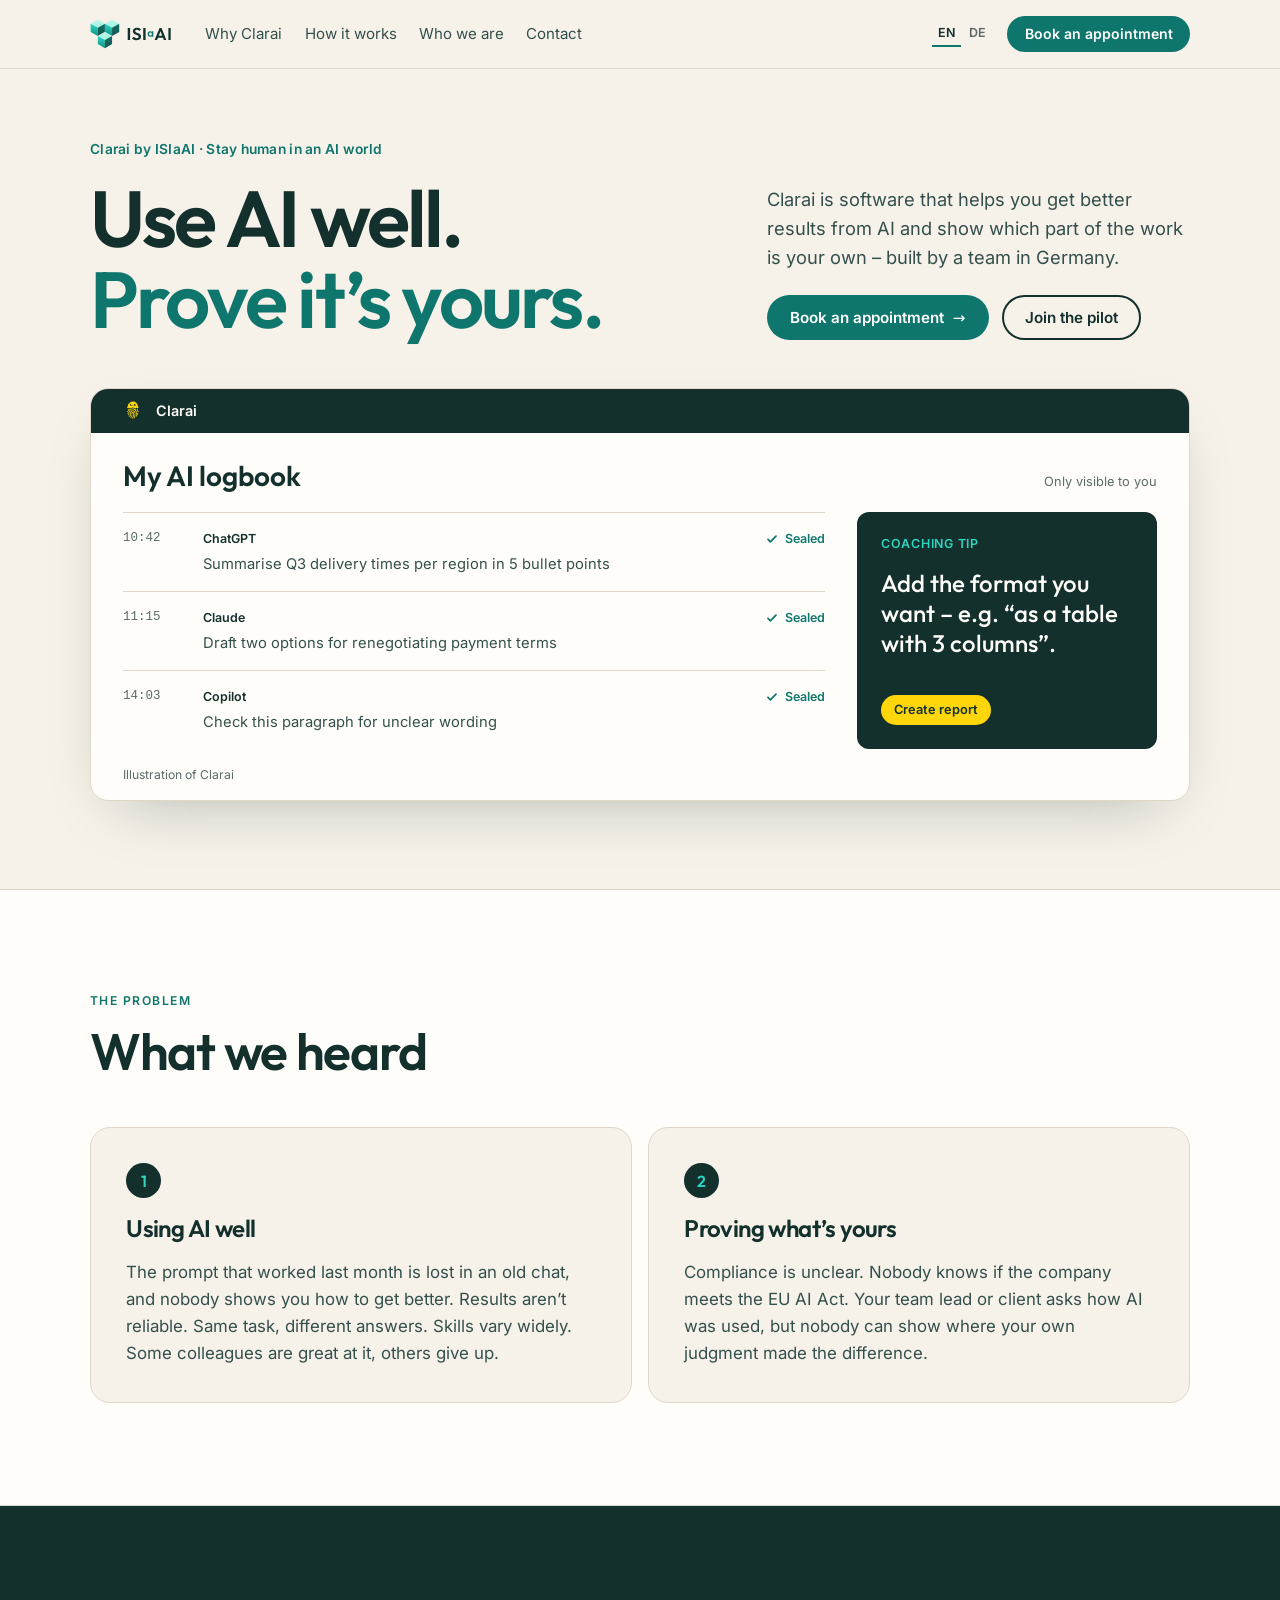
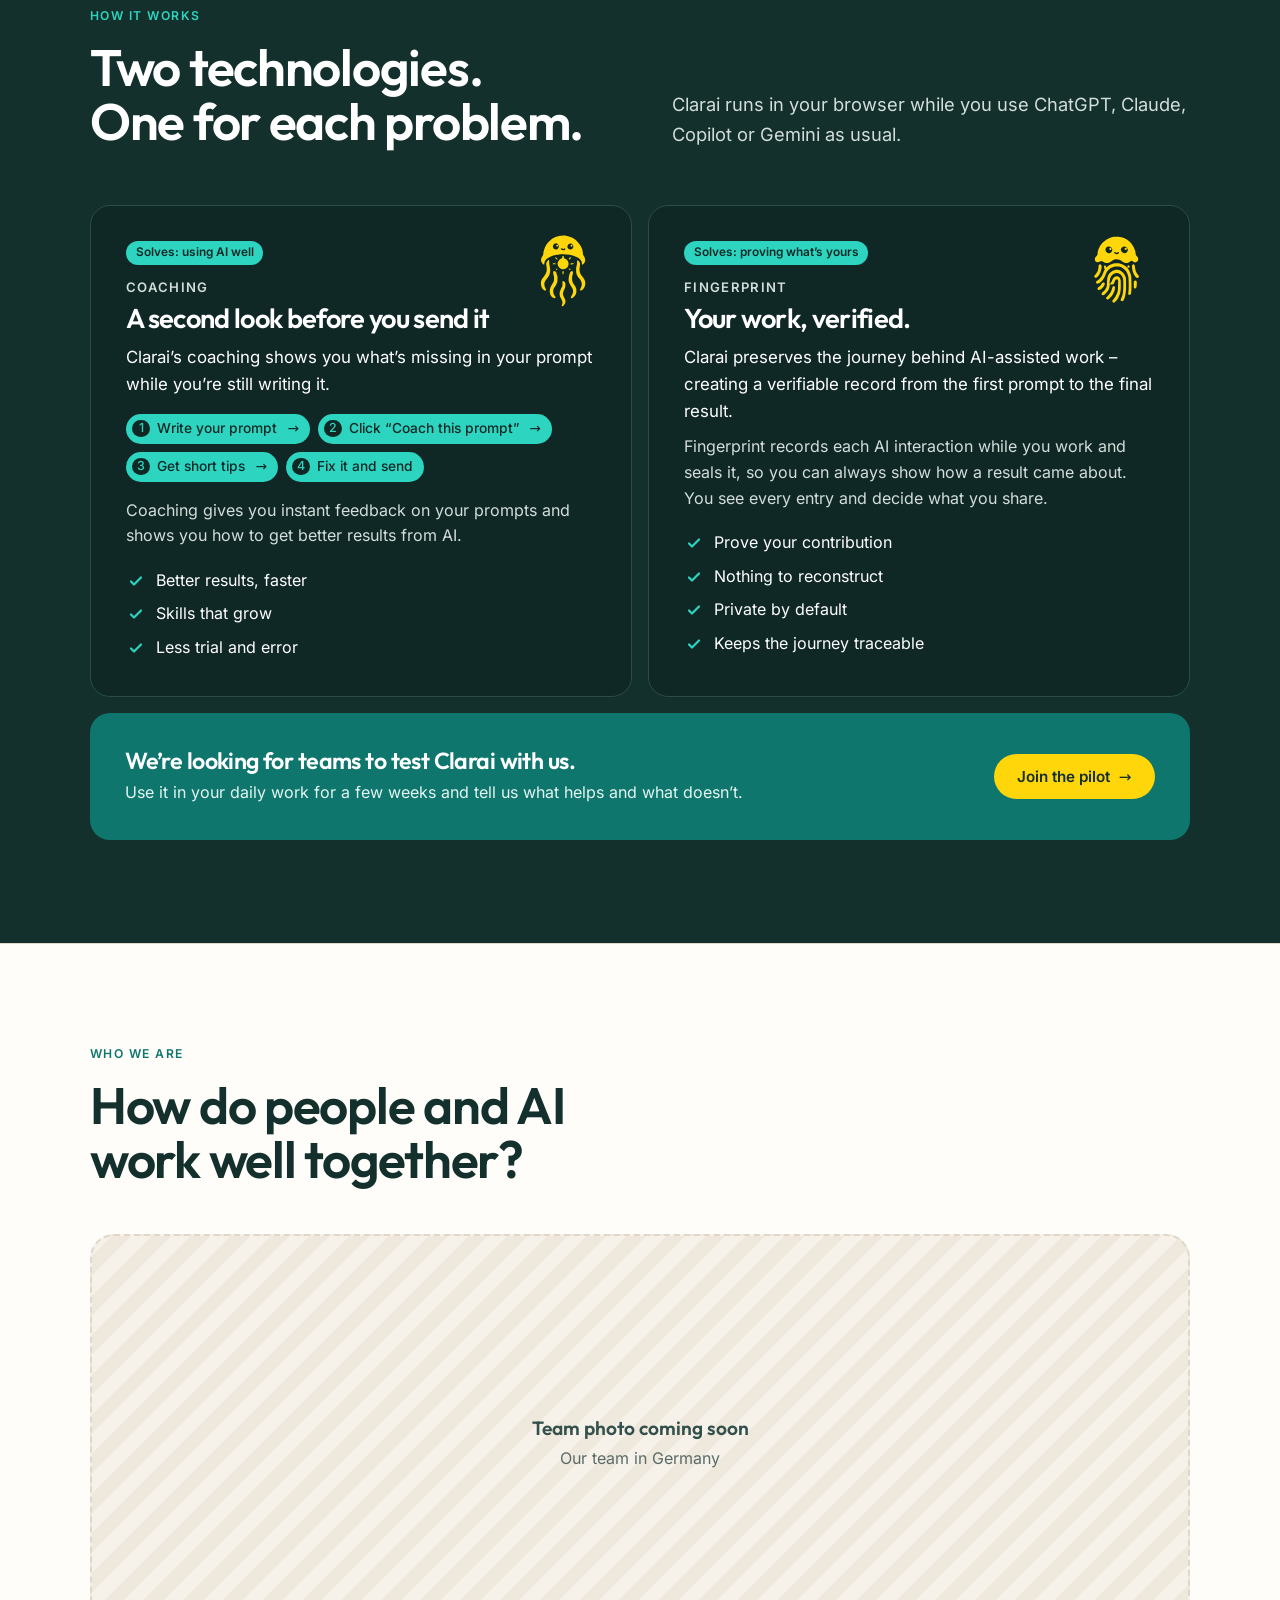
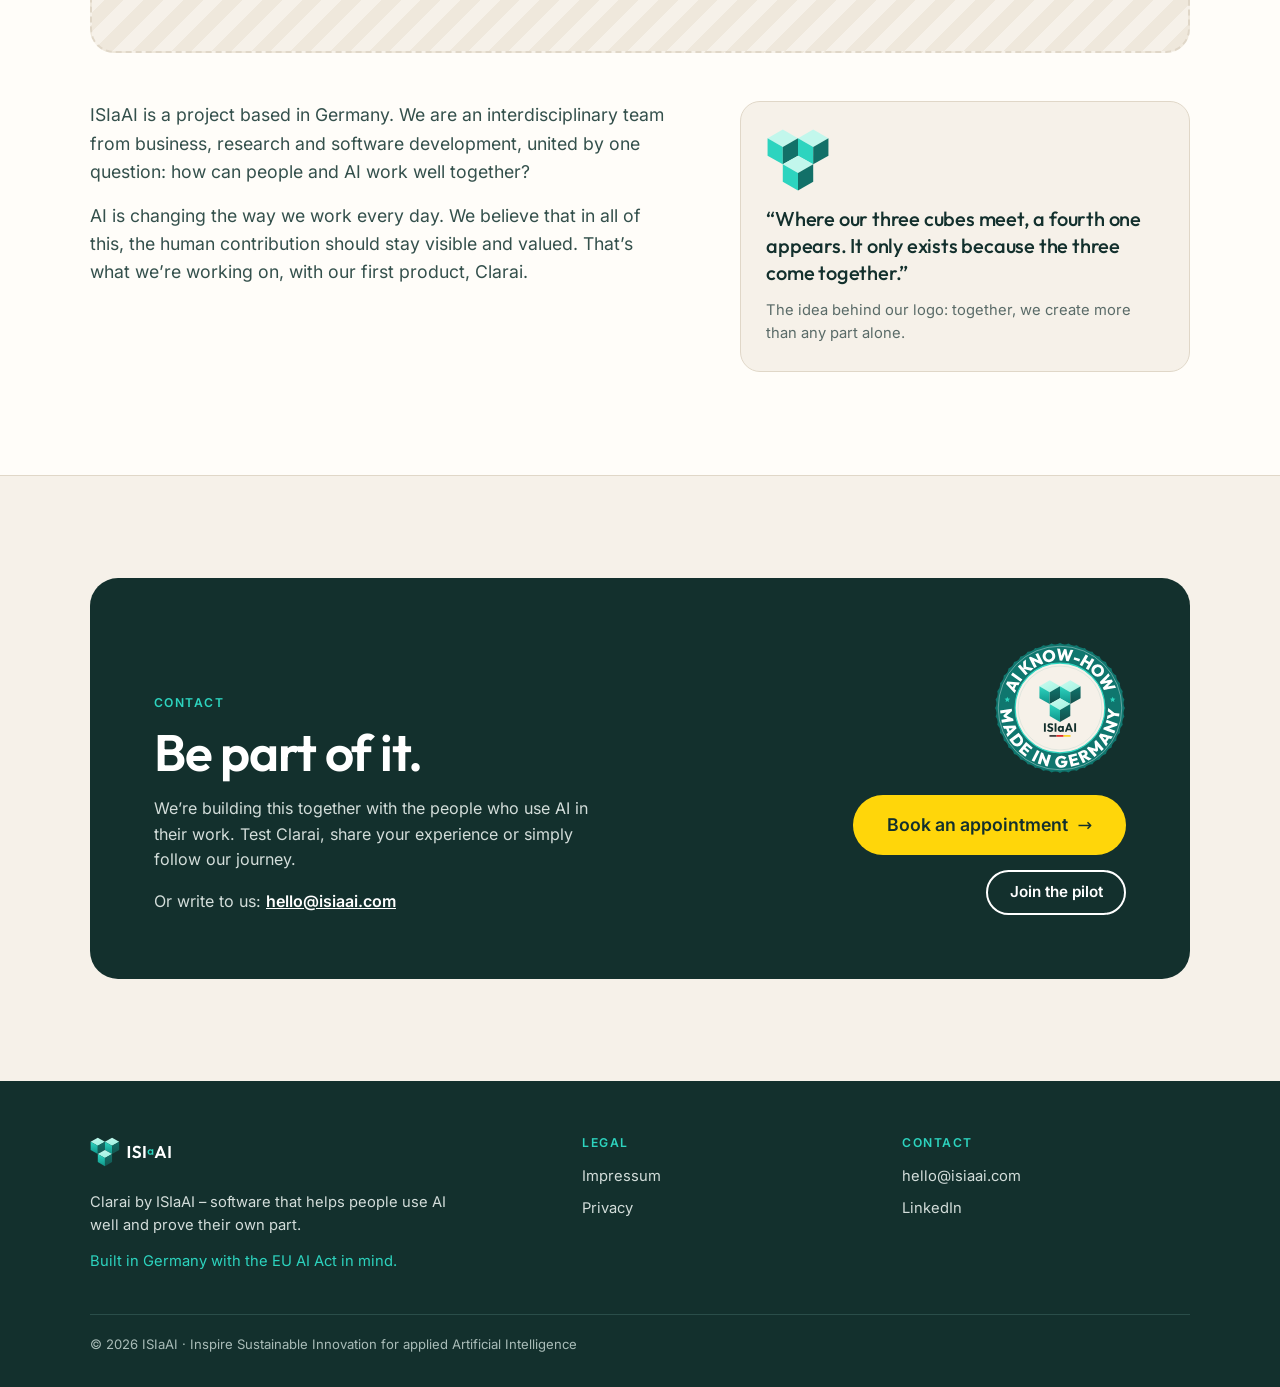
<file: index.html>
<!doctype html>
<html lang="en">
<head>
<meta charset="utf-8">
<meta name="robots" content="noindex, nofollow">
<meta name="viewport" content="width=device-width,initial-scale=1">
<title>Clarai by ISIaAI – Use AI well. Prove it’s yours.</title>
<meta name="description" content="Clarai is software that helps you use AI well and show what is your own work – built by a team in Germany.">
<meta property="og:title" content="Clarai by ISIaAI – Use AI well. Prove it’s yours.">
<meta property="og:description" content="Clarai is software that helps you use AI well and show what is your own work – built by a team in Germany.">
<meta property="og:type" content="website">
<meta property="og:url" content="https://isiaai.com/">
<link rel="canonical" href="https://isiaai.com/">
<link rel="alternate" hreflang="en" href="https://isiaai.com/">
<link rel="alternate" hreflang="de" href="https://isiaai.com/de/">
<link rel="icon" href="./assets/favicon.svg" type="image/svg+xml">
<link rel="preload" href="./assets/fonts/outfit-latin-600-normal.woff2" as="font" type="font/woff2" crossorigin>
<link rel="stylesheet" href="./assets/styles.css">
<script>if(!matchMedia('(prefers-reduced-motion: reduce)').matches){document.documentElement.classList.add('motion');addEventListener('load',()=>{if(!window.claraiMotion)document.documentElement.classList.remove('motion')})}</script>
</head>
<body>
<a class="skip" href="#main">Skip to content</a>
<header class="nav">
  <div class="wrap">
    <a class="logo" href="./" aria-label="ISIaAI – home"><img src="./assets/isiaai-logo.svg" alt="ISIaAI" width="82" height="30"></a>
    <nav class="links" id="links" aria-label="Main">
      <a href="#problem">Why Clarai</a>
      <a href="#how">How it works</a>
      <a href="#who">Who we are</a>
      <a href="#contact">Contact</a>
    </nav>
    <div class="nav-r">
      <div class="lang" aria-label="Language"><a href="./" hreflang="en" aria-current="true">EN</a><a href="./de/" hreflang="de" aria-current="false">DE</a></div>
      <a class="btn btn-teal" href="https://calendly.com/t-schmalz-isiaai" target="_blank" rel="noopener">Book an appointment</a>
      <button class="menu-btn" type="button" id="menuBtn" aria-expanded="false" aria-controls="links">Menu</button>
    </div>
  </div>
</header>
<main id="main">
  <section class="hero">
    <div class="wrap hero-grid">
      <div class="hero-copy">
        <div class="hero-heading"><p class="eyebrow eyebrow-case">Clarai by ISIaAI · Stay human in an AI world</p><h1>Use AI well.<br><em>Prove it’s yours.</em></h1></div>
        <div class="hero-intro">
          <p class="lead">Clarai is software that helps you get better results from AI and show which part of the work is your own – built by a team in Germany.</p>
          <div class="ctas">
            <a class="btn btn-teal btn-arrow" href="https://calendly.com/t-schmalz-isiaai" target="_blank" rel="noopener">Book an appointment</a>
            <a class="btn btn-line" href="mailto:hello@isiaai.com?subject=Join%20the%20Clarai%20pilot">Join the pilot</a>
          </div>
        </div>
      </div>
      <figure class="mock" aria-label="Illustration of Clarai">
  <div class="mock-bar"><span><img src="./assets/jelly-fingerprint.svg" alt="" width="22" height="22">Clarai</span></div>
  <div class="mock-body">
    <div class="mock-head"><b>My AI logbook</b><small>Only visible to you</small></div>
    <div class="mock-workspace">
      <ul class="mock-list"><li style="--i:0"><span class="time">10:42</span><span class="tool">ChatGPT</span><span class="prompt">Summarise Q3 delivery times per region in 5 bullet points</span><span class="sealed"><svg viewBox="0 0 20 20" aria-hidden="true"><path d="M5 10.5l3 3 7-7" fill="none" stroke="currentColor" stroke-width="2.2" stroke-linecap="round" stroke-linejoin="round"/></svg>Sealed</span></li><li style="--i:1"><span class="time">11:15</span><span class="tool">Claude</span><span class="prompt">Draft two options for renegotiating payment terms</span><span class="sealed"><svg viewBox="0 0 20 20" aria-hidden="true"><path d="M5 10.5l3 3 7-7" fill="none" stroke="currentColor" stroke-width="2.2" stroke-linecap="round" stroke-linejoin="round"/></svg>Sealed</span></li><li style="--i:2"><span class="time">14:03</span><span class="tool">Copilot</span><span class="prompt">Check this paragraph for unclear wording</span><span class="sealed"><svg viewBox="0 0 20 20" aria-hidden="true"><path d="M5 10.5l3 3 7-7" fill="none" stroke="currentColor" stroke-width="2.2" stroke-linecap="round" stroke-linejoin="round"/></svg>Sealed</span></li></ul>
      <div class="mock-tip"><b>Coaching tip</b><span class="tip-text">Add the format you want – e.g. “as a table with 3 columns”.</span>
        <div class="mock-foot"><span class="mock-btn">Create report</span></div>
      </div>
    </div>
  </div>
  <figcaption>Illustration of Clarai</figcaption>
</figure>
    </div>
  </section>

  <section class="sec paper" id="problem">
    <div class="wrap">
      <p class="eyebrow">The problem</p>
      <h2 class="h2 reveal">What we heard</h2>
      <div class="problems">
        <article class="problem reveal"><span class="pnum">1</span><h3>Using AI well</h3><p>The prompt that worked last month is lost in an old chat, and nobody shows you how to get better. Results aren’t reliable. Same task, different answers. Skills vary widely. Some colleagues are great at it, others give up.</p></article>
        <article class="problem reveal" style="--d:.12s"><span class="pnum">2</span><h3>Proving what’s yours</h3><p>Compliance is unclear. Nobody knows if the company meets the EU AI Act. Your team lead or client asks how AI was used, but nobody can show where your own judgment made the difference.</p></article>
      </div>
    </div>
  </section>

  <section class="sec tech" id="how">
    <div class="wrap">
      <div class="sec-head reveal"><div><p class="eyebrow">How it works</p><h2>Two technologies. One for each problem.</h2></div><p class="lead">Clarai runs in your browser while you use ChatGPT, Claude, Copilot or Gemini as usual.</p></div>
      <div class="mvps">
        <article class="mvp reveal">
          <span class="mvp-ico"><img class="jelly" src="./assets/jelly-coaching-lantern.svg" alt="" width="88" height="88"></span><span class="tag">Solves: using AI well</span>
          <p class="mvp-name">Coaching</p><h3>A second look before you send it</h3><p class="mvp-lead">Clarai’s coaching shows you what’s missing in your prompt while you’re still writing it.</p>
          <ol class="steps-flow"><li>Write your prompt</li><li>Click “Coach this prompt”</li><li>Get short tips</li><li>Fix it and send</li></ol>
          <p>Coaching gives you instant feedback on your prompts and shows you how to get better results from AI.</p><ul class="checks"><li><svg viewBox="0 0 20 20" aria-hidden="true"><path d="M5 10.5l3 3 7-7" fill="none" stroke="currentColor" stroke-width="2.2" stroke-linecap="round" stroke-linejoin="round"/></svg><span>Better results, faster</span></li><li><svg viewBox="0 0 20 20" aria-hidden="true"><path d="M5 10.5l3 3 7-7" fill="none" stroke="currentColor" stroke-width="2.2" stroke-linecap="round" stroke-linejoin="round"/></svg><span>Skills that grow</span></li><li><svg viewBox="0 0 20 20" aria-hidden="true"><path d="M5 10.5l3 3 7-7" fill="none" stroke="currentColor" stroke-width="2.2" stroke-linecap="round" stroke-linejoin="round"/></svg><span>Less trial and error</span></li></ul>
        </article>
        <article class="mvp reveal" style="--d:.12s">
          <span class="mvp-ico"><img class="jelly" src="./assets/jelly-fingerprint.svg" alt="" width="88" height="88"></span><span class="tag">Solves: proving what’s yours</span>
          <p class="mvp-name">Fingerprint</p><h3>Your work, verified.</h3><p class="mvp-lead">Clarai preserves the journey behind AI-assisted work – creating a verifiable record from the first prompt to the final result.</p>
          <p>Fingerprint records each AI interaction while you work and seals it, so you can always show how a result came about. You see every entry and decide what you share.</p><ul class="checks"><li><svg viewBox="0 0 20 20" aria-hidden="true"><path d="M5 10.5l3 3 7-7" fill="none" stroke="currentColor" stroke-width="2.2" stroke-linecap="round" stroke-linejoin="round"/></svg><span>Prove your contribution</span></li><li><svg viewBox="0 0 20 20" aria-hidden="true"><path d="M5 10.5l3 3 7-7" fill="none" stroke="currentColor" stroke-width="2.2" stroke-linecap="round" stroke-linejoin="round"/></svg><span>Nothing to reconstruct</span></li><li><svg viewBox="0 0 20 20" aria-hidden="true"><path d="M5 10.5l3 3 7-7" fill="none" stroke="currentColor" stroke-width="2.2" stroke-linecap="round" stroke-linejoin="round"/></svg><span>Private by default</span></li><li><svg viewBox="0 0 20 20" aria-hidden="true"><path d="M5 10.5l3 3 7-7" fill="none" stroke="currentColor" stroke-width="2.2" stroke-linecap="round" stroke-linejoin="round"/></svg><span>Keeps the journey traceable</span></li></ul>
        </article>
      </div>
      <div class="pilotbox reveal">
        <div><h3>We’re looking for teams to test Clarai with us.</h3><p>Use it in your daily work for a few weeks and tell us what helps and what doesn’t.</p></div>
        <a class="btn btn-yellow btn-arrow" href="mailto:hello@isiaai.com?subject=Join%20the%20Clarai%20pilot">Join the pilot</a>
      </div>
    </div>
  </section>

  <section class="sec paper" id="who">
    <div class="wrap">
      <p class="eyebrow">Who we are</p>
      <h2 class="h2 reveal">How do people and AI work well together?</h2>
      <div class="photo reveal" id="team-photo"><div><b>Team photo coming soon</b>Our team in Germany</div></div>
      <div class="who-grid">
        <div class="who-text reveal"><p>ISIaAI is a project based in Germany. We are an interdisciplinary team from business, research and software development, united by one question: how can people and AI work well together?</p><p>AI is changing the way we work every day. We believe that in all of this, the human contribution should stay visible and valued. That’s what we’re working on, with our first product, Clarai.</p></div>
        <figure class="logoquote reveal" style="--d:.12s">
          <svg viewBox="0 0 364 366" aria-hidden="true"><g class="cube c1"><path d="M95 8L182 58L95 108L8 58Z" fill="#C2F7EC"/><path d="M8 58L95 108L95 208L8 158Z" fill="#2DD4BF"/><path d="M95 108L182 58L182 158L95 208Z" fill="#127068"/></g><g class="cube c2"><path d="M269 8L356 58L269 108L182 58Z" fill="#C2F7EC"/><path d="M182 58L269 108L269 208L182 158Z" fill="#2DD4BF"/><path d="M269 108L356 58L356 158L269 208Z" fill="#127068"/></g><g class="cube c3"><path d="M182 158L269 208L182 258L95 208Z" fill="#C2F7EC"/><path d="M95 208L182 258L182 358L95 308Z" fill="#2DD4BF"/><path d="M182 258L269 208L269 308L182 358Z" fill="#127068"/></g></svg>
          <blockquote>“Where our three cubes meet, a fourth one appears. It only exists because the three come together.”</blockquote>
          <figcaption>The idea behind our logo: together, we create more than any part alone.</figcaption>
        </figure>
      </div>
    </div>
  </section>

  <section class="sec" id="contact">
    <div class="wrap">
      <div class="cta reveal">
        <div><p class="eyebrow">Contact</p><h2>Be part of it.</h2><p>We’re building this together with the people who use AI in their work. Test Clarai, share your experience or simply follow our journey.</p>
          <p class="mailline">Or write to us: <a href="mailto:hello@isiaai.com">hello@isiaai.com</a></p></div>
        <div class="cta-side">
          <img class="seal" src="./assets/seal-made-in-germany.svg" alt="AI know-how made in Germany – ISIaAI" width="132" height="132">
          <a class="btn btn-yellow btn-arrow btn-xl" href="https://calendly.com/t-schmalz-isiaai" target="_blank" rel="noopener">Book an appointment</a>
          <a class="btn btn-line" href="mailto:hello@isiaai.com?subject=Join%20the%20Clarai%20pilot">Join the pilot</a>
        </div>
      </div>
    </div>
  </section>
</main>
<footer>
  <div class="wrap">
    <div class="f-grid">
      <div class="f-brand">
        <img src="./assets/isiaai-logo-on-dark.svg" alt="ISIaAI" width="82" height="30">
        <p>Clarai by ISIaAI – software that helps people use AI well and prove their own part.</p>
        <p class="f-aiact">Built in Germany with the EU AI Act in mind.</p>
      </div>
      <div><h4>Legal</h4><ul>
        <li><a href="./impressum/">Impressum</a></li><li><a href="./datenschutz/">Privacy</a></li></ul></div>
      <div><h4>Contact</h4><ul>
        <li><a href="mailto:hello@isiaai.com">hello@isiaai.com</a></li>
        <li><a href="https://www.linkedin.com/company/isiai" target="_blank" rel="noopener">LinkedIn</a></li></ul></div>
    </div>
    <div class="f-bottom"><span>© 2026 ISIaAI · Inspire Sustainable Innovation for applied Artificial Intelligence</span></div>
  </div>
</footer>
<script>
const b=document.getElementById('menuBtn');
b.addEventListener('click',()=>{const o=document.body.classList.toggle('menu-open');b.setAttribute('aria-expanded',o);});
document.querySelectorAll('#links a').forEach(a=>a.addEventListener('click',()=>{document.body.classList.remove('menu-open');b.setAttribute('aria-expanded','false');}));
</script>
<script src="./assets/motion.js" defer></script>
</body>
</html>
</file>
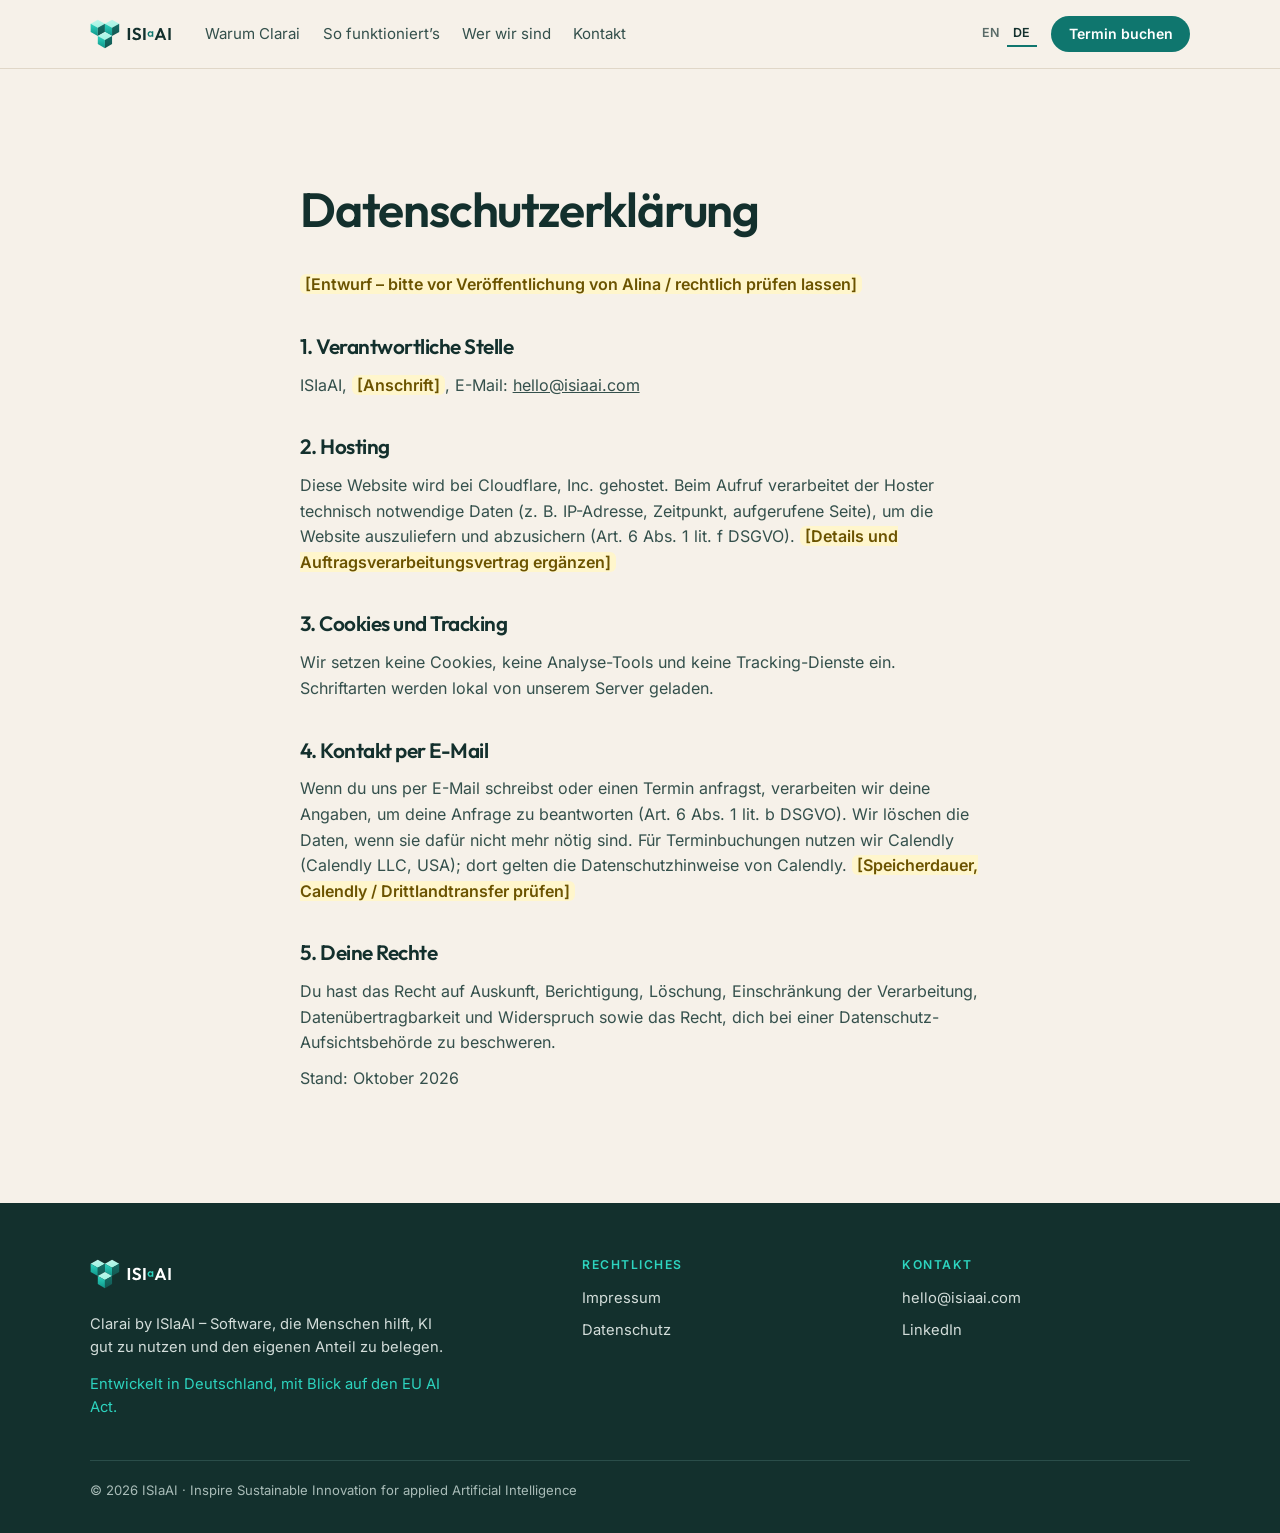
<file: datenschutz/index.html>
<!doctype html>
<html lang="de">
<head>
<meta charset="utf-8">
<meta name="robots" content="noindex, nofollow">
<meta name="viewport" content="width=device-width,initial-scale=1">
<meta name="robots" content="noindex">
<title>Datenschutz – ISIaAI</title>
<meta name="description" content="Clarai ist eine Software, die dir hilft, KI gut zu nutzen und zu zeigen, was deine eigene Arbeit ist – entwickelt von einem Team in Deutschland.">
<meta property="og:title" content="Datenschutz – ISIaAI">
<meta property="og:description" content="Clarai ist eine Software, die dir hilft, KI gut zu nutzen und zu zeigen, was deine eigene Arbeit ist – entwickelt von einem Team in Deutschland.">
<meta property="og:type" content="website">
<meta property="og:url" content="https://isiaai.com/datenschutz/">
<link rel="canonical" href="https://isiaai.com/datenschutz/">
<link rel="alternate" hreflang="en" href="https://isiaai.com/">
<link rel="alternate" hreflang="de" href="https://isiaai.com/de/">
<link rel="icon" href="../assets/favicon.svg" type="image/svg+xml">
<link rel="preload" href="../assets/fonts/outfit-latin-600-normal.woff2" as="font" type="font/woff2" crossorigin>
<link rel="stylesheet" href="../assets/styles.css">
<script>if(!matchMedia('(prefers-reduced-motion: reduce)').matches){document.documentElement.classList.add('motion');addEventListener('load',()=>{if(!window.claraiMotion)document.documentElement.classList.remove('motion')})}</script>
</head>
<body>
<a class="skip" href="#main">Zum Inhalt springen</a>
<header class="nav">
  <div class="wrap">
    <a class="logo" href="../de/" aria-label="ISIaAI – home"><img src="../assets/isiaai-logo.svg" alt="ISIaAI" width="82" height="30"></a>
    <nav class="links" id="links" aria-label="Main">
      <a href="../de/#problem">Warum Clarai</a>
      <a href="../de/#how">So funktioniert’s</a>
      <a href="../de/#who">Wer wir sind</a>
      <a href="../de/#contact">Kontakt</a>
    </nav>
    <div class="nav-r">
      <div class="lang" aria-label="Language"><a href="../" hreflang="en" aria-current="false">EN</a><a href="../de/" hreflang="de" aria-current="true">DE</a></div>
      <a class="btn btn-teal" href="https://calendly.com/t-schmalz-isiaai" target="_blank" rel="noopener">Termin buchen</a>
      <button class="menu-btn" type="button" id="menuBtn" aria-expanded="false" aria-controls="links">Menü</button>
    </div>
  </div>
</header><main class="sec" id="main"><div class="wrap legal">
<h1>Datenschutzerklärung</h1>
<p><span class="todo">[Entwurf – bitte vor Veröffentlichung von Alina / rechtlich prüfen lassen]</span></p>
<h2>1. Verantwortliche Stelle</h2><p>ISIaAI, <span class="todo">[Anschrift]</span>, E-Mail: <a href="mailto:hello@isiaai.com">hello@isiaai.com</a></p>
<h2>2. Hosting</h2><p>Diese Website wird bei Cloudflare, Inc. gehostet. Beim Aufruf verarbeitet der Hoster technisch notwendige Daten (z. B. IP-Adresse, Zeitpunkt, aufgerufene Seite), um die Website auszuliefern und abzusichern (Art. 6 Abs. 1 lit. f DSGVO). <span class="todo">[Details und Auftragsverarbeitungsvertrag ergänzen]</span></p>
<h2>3. Cookies und Tracking</h2><p>Wir setzen keine Cookies, keine Analyse-Tools und keine Tracking-Dienste ein. Schriftarten werden lokal von unserem Server geladen.</p>
<h2>4. Kontakt per E-Mail</h2><p>Wenn du uns per E-Mail schreibst oder einen Termin anfragst, verarbeiten wir deine Angaben, um deine Anfrage zu beantworten (Art. 6 Abs. 1 lit. b DSGVO). Wir löschen die Daten, wenn sie dafür nicht mehr nötig sind. Für Terminbuchungen nutzen wir Calendly (Calendly LLC, USA); dort gelten die Datenschutzhinweise von Calendly. <span class="todo">[Speicherdauer, Calendly / Drittlandtransfer prüfen]</span></p>
<h2>5. Deine Rechte</h2><p>Du hast das Recht auf Auskunft, Berichtigung, Löschung, Einschränkung der Verarbeitung, Datenübertragbarkeit und Widerspruch sowie das Recht, dich bei einer Datenschutz-Aufsichtsbehörde zu beschweren.</p>
<p>Stand: Oktober 2026</p>
</div></main>
<footer>
  <div class="wrap">
    <div class="f-grid">
      <div class="f-brand">
        <img src="../assets/isiaai-logo-on-dark.svg" alt="ISIaAI" width="82" height="30">
        <p>Clarai by ISIaAI – Software, die Menschen hilft, KI gut zu nutzen und den eigenen Anteil zu belegen.</p>
        <p class="f-aiact">Entwickelt in Deutschland, mit Blick auf den EU AI Act.</p>
      </div>
      <div><h4>Rechtliches</h4><ul>
        <li><a href="../impressum/">Impressum</a></li><li><a href="../datenschutz/">Datenschutz</a></li></ul></div>
      <div><h4>Kontakt</h4><ul>
        <li><a href="mailto:hello@isiaai.com">hello@isiaai.com</a></li>
        <li><a href="https://www.linkedin.com/company/isiai" target="_blank" rel="noopener">LinkedIn</a></li></ul></div>
    </div>
    <div class="f-bottom"><span>© 2026 ISIaAI · Inspire Sustainable Innovation for applied Artificial Intelligence</span></div>
  </div>
</footer>
<script>
const b=document.getElementById('menuBtn');
b.addEventListener('click',()=>{const o=document.body.classList.toggle('menu-open');b.setAttribute('aria-expanded',o);});
document.querySelectorAll('#links a').forEach(a=>a.addEventListener('click',()=>{document.body.classList.remove('menu-open');b.setAttribute('aria-expanded','false');}));
</script>
<script src="../assets/motion.js" defer></script>
</body>
</html>
</file>
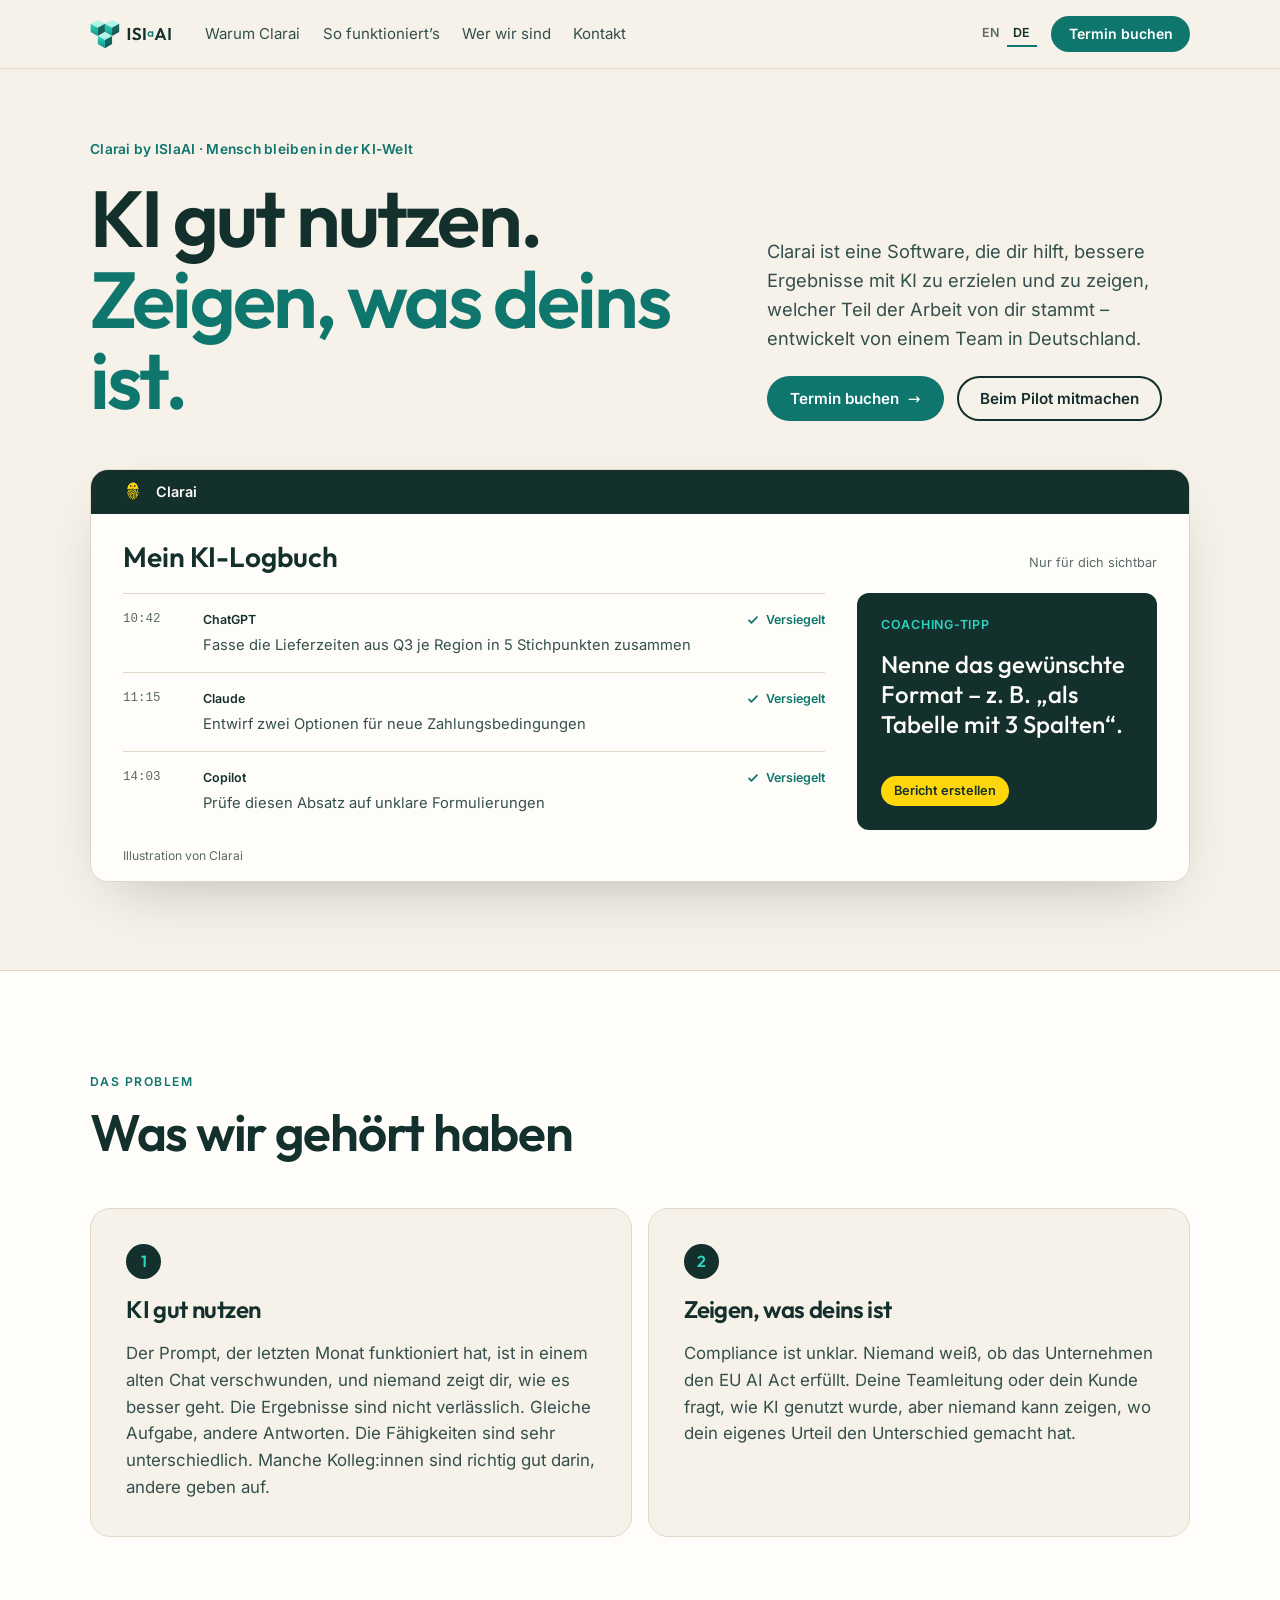
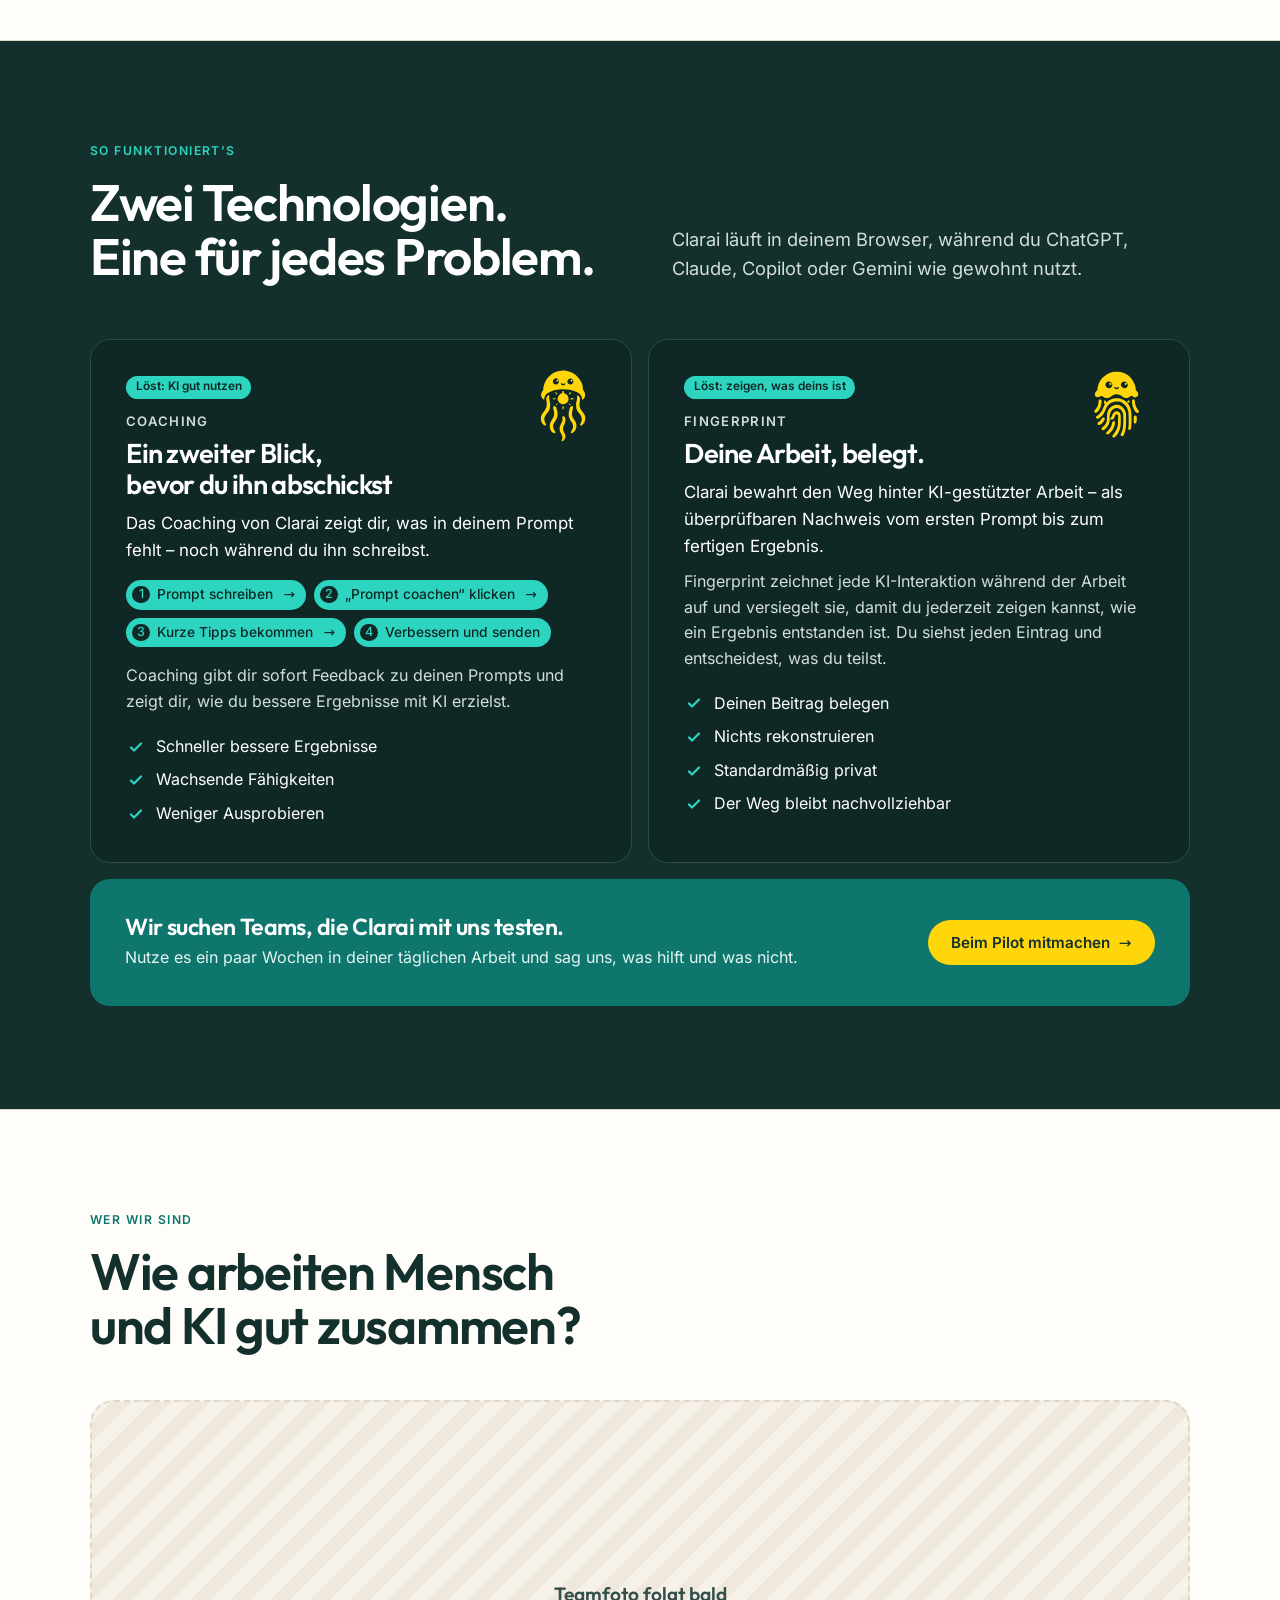
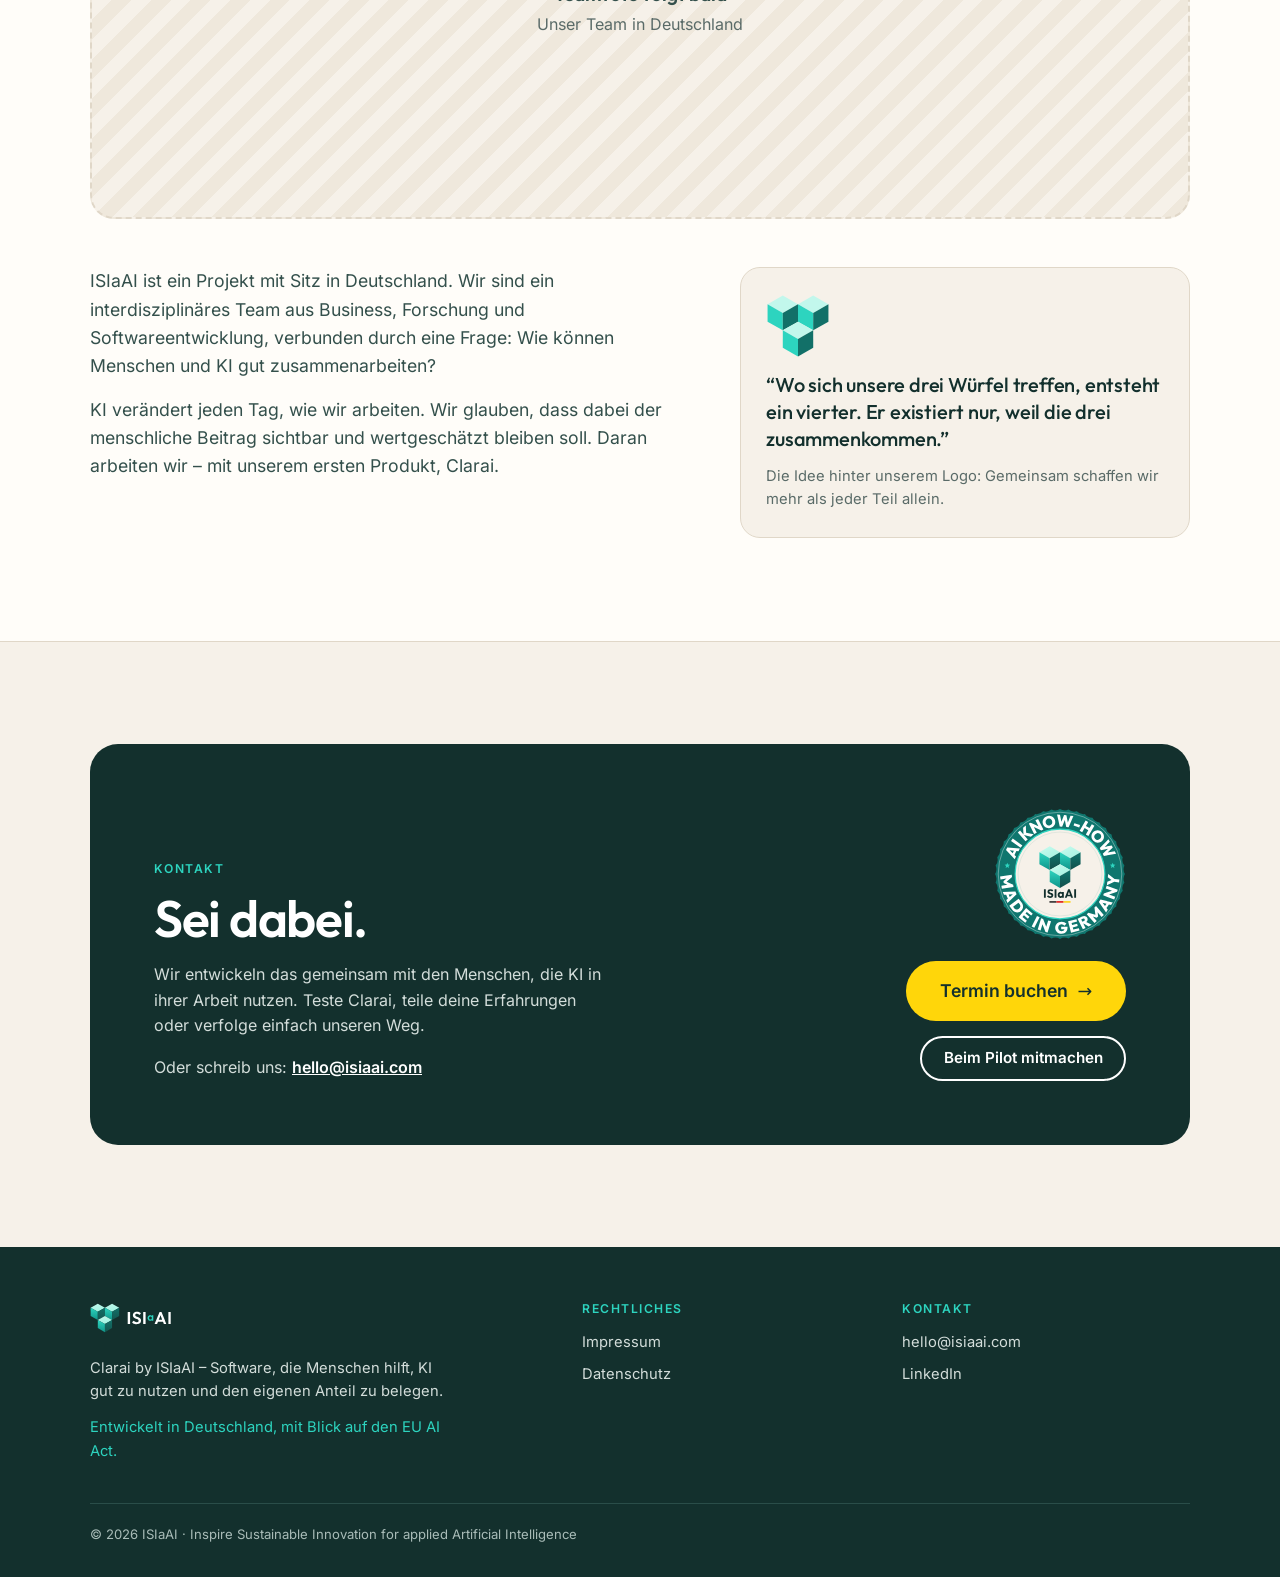
<file: de/index.html>
<!doctype html>
<html lang="de">
<head>
<meta charset="utf-8">
<meta name="robots" content="noindex, nofollow">
<meta name="viewport" content="width=device-width,initial-scale=1">
<title>Clarai by ISIaAI – KI gut nutzen. Zeigen, was deins ist.</title>
<meta name="description" content="Clarai ist eine Software, die dir hilft, KI gut zu nutzen und zu zeigen, was deine eigene Arbeit ist – entwickelt von einem Team in Deutschland.">
<meta property="og:title" content="Clarai by ISIaAI – KI gut nutzen. Zeigen, was deins ist.">
<meta property="og:description" content="Clarai ist eine Software, die dir hilft, KI gut zu nutzen und zu zeigen, was deine eigene Arbeit ist – entwickelt von einem Team in Deutschland.">
<meta property="og:type" content="website">
<meta property="og:url" content="https://isiaai.com/de/">
<link rel="canonical" href="https://isiaai.com/de/">
<link rel="alternate" hreflang="en" href="https://isiaai.com/">
<link rel="alternate" hreflang="de" href="https://isiaai.com/de/">
<link rel="icon" href="../assets/favicon.svg" type="image/svg+xml">
<link rel="preload" href="../assets/fonts/outfit-latin-600-normal.woff2" as="font" type="font/woff2" crossorigin>
<link rel="stylesheet" href="../assets/styles.css">
<script>if(!matchMedia('(prefers-reduced-motion: reduce)').matches){document.documentElement.classList.add('motion');addEventListener('load',()=>{if(!window.claraiMotion)document.documentElement.classList.remove('motion')})}</script>
</head>
<body>
<a class="skip" href="#main">Zum Inhalt springen</a>
<header class="nav">
  <div class="wrap">
    <a class="logo" href="../de/" aria-label="ISIaAI – home"><img src="../assets/isiaai-logo.svg" alt="ISIaAI" width="82" height="30"></a>
    <nav class="links" id="links" aria-label="Main">
      <a href="#problem">Warum Clarai</a>
      <a href="#how">So funktioniert’s</a>
      <a href="#who">Wer wir sind</a>
      <a href="#contact">Kontakt</a>
    </nav>
    <div class="nav-r">
      <div class="lang" aria-label="Language"><a href="../" hreflang="en" aria-current="false">EN</a><a href="../de/" hreflang="de" aria-current="true">DE</a></div>
      <a class="btn btn-teal" href="https://calendly.com/t-schmalz-isiaai" target="_blank" rel="noopener">Termin buchen</a>
      <button class="menu-btn" type="button" id="menuBtn" aria-expanded="false" aria-controls="links">Menü</button>
    </div>
  </div>
</header>
<main id="main">
  <section class="hero">
    <div class="wrap hero-grid">
      <div class="hero-copy">
        <div class="hero-heading"><p class="eyebrow eyebrow-case">Clarai by ISIaAI · Mensch bleiben in der KI-Welt</p><h1>KI gut nutzen.<br><em>Zeigen, was deins ist.</em></h1></div>
        <div class="hero-intro">
          <p class="lead">Clarai ist eine Software, die dir hilft, bessere Ergebnisse mit KI zu erzielen und zu zeigen, welcher Teil der Arbeit von dir stammt – entwickelt von einem Team in Deutschland.</p>
          <div class="ctas">
            <a class="btn btn-teal btn-arrow" href="https://calendly.com/t-schmalz-isiaai" target="_blank" rel="noopener">Termin buchen</a>
            <a class="btn btn-line" href="mailto:hello@isiaai.com?subject=Beim%20Clarai-Pilot%20mitmachen">Beim Pilot mitmachen</a>
          </div>
        </div>
      </div>
      <figure class="mock" aria-label="Illustration von Clarai">
  <div class="mock-bar"><span><img src="../assets/jelly-fingerprint.svg" alt="" width="22" height="22">Clarai</span></div>
  <div class="mock-body">
    <div class="mock-head"><b>Mein KI-Logbuch</b><small>Nur für dich sichtbar</small></div>
    <div class="mock-workspace">
      <ul class="mock-list"><li style="--i:0"><span class="time">10:42</span><span class="tool">ChatGPT</span><span class="prompt">Fasse die Lieferzeiten aus Q3 je Region in 5 Stichpunkten zusammen</span><span class="sealed"><svg viewBox="0 0 20 20" aria-hidden="true"><path d="M5 10.5l3 3 7-7" fill="none" stroke="currentColor" stroke-width="2.2" stroke-linecap="round" stroke-linejoin="round"/></svg>Versiegelt</span></li><li style="--i:1"><span class="time">11:15</span><span class="tool">Claude</span><span class="prompt">Entwirf zwei Optionen für neue Zahlungsbedingungen</span><span class="sealed"><svg viewBox="0 0 20 20" aria-hidden="true"><path d="M5 10.5l3 3 7-7" fill="none" stroke="currentColor" stroke-width="2.2" stroke-linecap="round" stroke-linejoin="round"/></svg>Versiegelt</span></li><li style="--i:2"><span class="time">14:03</span><span class="tool">Copilot</span><span class="prompt">Prüfe diesen Absatz auf unklare Formulierungen</span><span class="sealed"><svg viewBox="0 0 20 20" aria-hidden="true"><path d="M5 10.5l3 3 7-7" fill="none" stroke="currentColor" stroke-width="2.2" stroke-linecap="round" stroke-linejoin="round"/></svg>Versiegelt</span></li></ul>
      <div class="mock-tip"><b>Coaching-Tipp</b><span class="tip-text">Nenne das gewünschte Format – z. B. „als Tabelle mit 3 Spalten“.</span>
        <div class="mock-foot"><span class="mock-btn">Bericht erstellen</span></div>
      </div>
    </div>
  </div>
  <figcaption>Illustration von Clarai</figcaption>
</figure>
    </div>
  </section>

  <section class="sec paper" id="problem">
    <div class="wrap">
      <p class="eyebrow">Das Problem</p>
      <h2 class="h2 reveal">Was wir gehört haben</h2>
      <div class="problems">
        <article class="problem reveal"><span class="pnum">1</span><h3>KI gut nutzen</h3><p>Der Prompt, der letzten Monat funktioniert hat, ist in einem alten Chat verschwunden, und niemand zeigt dir, wie es besser geht. Die Ergebnisse sind nicht verlässlich. Gleiche Aufgabe, andere Antworten. Die Fähigkeiten sind sehr unterschiedlich. Manche Kolleg:innen sind richtig gut darin, andere geben auf.</p></article>
        <article class="problem reveal" style="--d:.12s"><span class="pnum">2</span><h3>Zeigen, was deins ist</h3><p>Compliance ist unklar. Niemand weiß, ob das Unternehmen den EU AI Act erfüllt. Deine Teamleitung oder dein Kunde fragt, wie KI genutzt wurde, aber niemand kann zeigen, wo dein eigenes Urteil den Unterschied gemacht hat.</p></article>
      </div>
    </div>
  </section>

  <section class="sec tech" id="how">
    <div class="wrap">
      <div class="sec-head reveal"><div><p class="eyebrow">So funktioniert’s</p><h2>Zwei Technologien. Eine für jedes Problem.</h2></div><p class="lead">Clarai läuft in deinem Browser, während du ChatGPT, Claude, Copilot oder Gemini wie gewohnt nutzt.</p></div>
      <div class="mvps">
        <article class="mvp reveal">
          <span class="mvp-ico"><img class="jelly" src="../assets/jelly-coaching-lantern.svg" alt="" width="88" height="88"></span><span class="tag">Löst: KI gut nutzen</span>
          <p class="mvp-name">Coaching</p><h3>Ein zweiter Blick, bevor du ihn abschickst</h3><p class="mvp-lead">Das Coaching von Clarai zeigt dir, was in deinem Prompt fehlt – noch während du ihn schreibst.</p>
          <ol class="steps-flow"><li>Prompt schreiben</li><li>„Prompt coachen“ klicken</li><li>Kurze Tipps bekommen</li><li>Verbessern und senden</li></ol>
          <p>Coaching gibt dir sofort Feedback zu deinen Prompts und zeigt dir, wie du bessere Ergebnisse mit KI erzielst.</p><ul class="checks"><li><svg viewBox="0 0 20 20" aria-hidden="true"><path d="M5 10.5l3 3 7-7" fill="none" stroke="currentColor" stroke-width="2.2" stroke-linecap="round" stroke-linejoin="round"/></svg><span>Schneller bessere Ergebnisse</span></li><li><svg viewBox="0 0 20 20" aria-hidden="true"><path d="M5 10.5l3 3 7-7" fill="none" stroke="currentColor" stroke-width="2.2" stroke-linecap="round" stroke-linejoin="round"/></svg><span>Wachsende Fähigkeiten</span></li><li><svg viewBox="0 0 20 20" aria-hidden="true"><path d="M5 10.5l3 3 7-7" fill="none" stroke="currentColor" stroke-width="2.2" stroke-linecap="round" stroke-linejoin="round"/></svg><span>Weniger Ausprobieren</span></li></ul>
        </article>
        <article class="mvp reveal" style="--d:.12s">
          <span class="mvp-ico"><img class="jelly" src="../assets/jelly-fingerprint.svg" alt="" width="88" height="88"></span><span class="tag">Löst: zeigen, was deins ist</span>
          <p class="mvp-name">Fingerprint</p><h3>Deine Arbeit, belegt.</h3><p class="mvp-lead">Clarai bewahrt den Weg hinter KI-gestützter Arbeit – als überprüfbaren Nachweis vom ersten Prompt bis zum fertigen Ergebnis.</p>
          <p>Fingerprint zeichnet jede KI-Interaktion während der Arbeit auf und versiegelt sie, damit du jederzeit zeigen kannst, wie ein Ergebnis entstanden ist. Du siehst jeden Eintrag und entscheidest, was du teilst.</p><ul class="checks"><li><svg viewBox="0 0 20 20" aria-hidden="true"><path d="M5 10.5l3 3 7-7" fill="none" stroke="currentColor" stroke-width="2.2" stroke-linecap="round" stroke-linejoin="round"/></svg><span>Deinen Beitrag belegen</span></li><li><svg viewBox="0 0 20 20" aria-hidden="true"><path d="M5 10.5l3 3 7-7" fill="none" stroke="currentColor" stroke-width="2.2" stroke-linecap="round" stroke-linejoin="round"/></svg><span>Nichts rekonstruieren</span></li><li><svg viewBox="0 0 20 20" aria-hidden="true"><path d="M5 10.5l3 3 7-7" fill="none" stroke="currentColor" stroke-width="2.2" stroke-linecap="round" stroke-linejoin="round"/></svg><span>Standardmäßig privat</span></li><li><svg viewBox="0 0 20 20" aria-hidden="true"><path d="M5 10.5l3 3 7-7" fill="none" stroke="currentColor" stroke-width="2.2" stroke-linecap="round" stroke-linejoin="round"/></svg><span>Der Weg bleibt nachvollziehbar</span></li></ul>
        </article>
      </div>
      <div class="pilotbox reveal">
        <div><h3>Wir suchen Teams, die Clarai mit uns testen.</h3><p>Nutze es ein paar Wochen in deiner täglichen Arbeit und sag uns, was hilft und was nicht.</p></div>
        <a class="btn btn-yellow btn-arrow" href="mailto:hello@isiaai.com?subject=Beim%20Clarai-Pilot%20mitmachen">Beim Pilot mitmachen</a>
      </div>
    </div>
  </section>

  <section class="sec paper" id="who">
    <div class="wrap">
      <p class="eyebrow">Wer wir sind</p>
      <h2 class="h2 reveal">Wie arbeiten Mensch und KI gut zusammen?</h2>
      <div class="photo reveal" id="team-photo"><div><b>Teamfoto folgt bald</b>Unser Team in Deutschland</div></div>
      <div class="who-grid">
        <div class="who-text reveal"><p>ISIaAI ist ein Projekt mit Sitz in Deutschland. Wir sind ein interdisziplinäres Team aus Business, Forschung und Softwareentwicklung, verbunden durch eine Frage: Wie können Menschen und KI gut zusammenarbeiten?</p><p>KI verändert jeden Tag, wie wir arbeiten. Wir glauben, dass dabei der menschliche Beitrag sichtbar und wertgeschätzt bleiben soll. Daran arbeiten wir – mit unserem ersten Produkt, Clarai.</p></div>
        <figure class="logoquote reveal" style="--d:.12s">
          <svg viewBox="0 0 364 366" aria-hidden="true"><g class="cube c1"><path d="M95 8L182 58L95 108L8 58Z" fill="#C2F7EC"/><path d="M8 58L95 108L95 208L8 158Z" fill="#2DD4BF"/><path d="M95 108L182 58L182 158L95 208Z" fill="#127068"/></g><g class="cube c2"><path d="M269 8L356 58L269 108L182 58Z" fill="#C2F7EC"/><path d="M182 58L269 108L269 208L182 158Z" fill="#2DD4BF"/><path d="M269 108L356 58L356 158L269 208Z" fill="#127068"/></g><g class="cube c3"><path d="M182 158L269 208L182 258L95 208Z" fill="#C2F7EC"/><path d="M95 208L182 258L182 358L95 308Z" fill="#2DD4BF"/><path d="M182 258L269 208L269 308L182 358Z" fill="#127068"/></g></svg>
          <blockquote>“Wo sich unsere drei Würfel treffen, entsteht ein vierter. Er existiert nur, weil die drei zusammenkommen.”</blockquote>
          <figcaption>Die Idee hinter unserem Logo: Gemeinsam schaffen wir mehr als jeder Teil allein.</figcaption>
        </figure>
      </div>
    </div>
  </section>

  <section class="sec" id="contact">
    <div class="wrap">
      <div class="cta reveal">
        <div><p class="eyebrow">Kontakt</p><h2>Sei dabei.</h2><p>Wir entwickeln das gemeinsam mit den Menschen, die KI in ihrer Arbeit nutzen. Teste Clarai, teile deine Erfahrungen oder verfolge einfach unseren Weg.</p>
          <p class="mailline">Oder schreib uns: <a href="mailto:hello@isiaai.com">hello@isiaai.com</a></p></div>
        <div class="cta-side">
          <img class="seal" src="../assets/seal-made-in-germany.svg" alt="KI-Know-how made in Germany – ISIaAI" width="132" height="132">
          <a class="btn btn-yellow btn-arrow btn-xl" href="https://calendly.com/t-schmalz-isiaai" target="_blank" rel="noopener">Termin buchen</a>
          <a class="btn btn-line" href="mailto:hello@isiaai.com?subject=Beim%20Clarai-Pilot%20mitmachen">Beim Pilot mitmachen</a>
        </div>
      </div>
    </div>
  </section>
</main>
<footer>
  <div class="wrap">
    <div class="f-grid">
      <div class="f-brand">
        <img src="../assets/isiaai-logo-on-dark.svg" alt="ISIaAI" width="82" height="30">
        <p>Clarai by ISIaAI – Software, die Menschen hilft, KI gut zu nutzen und den eigenen Anteil zu belegen.</p>
        <p class="f-aiact">Entwickelt in Deutschland, mit Blick auf den EU AI Act.</p>
      </div>
      <div><h4>Rechtliches</h4><ul>
        <li><a href="../impressum/">Impressum</a></li><li><a href="../datenschutz/">Datenschutz</a></li></ul></div>
      <div><h4>Kontakt</h4><ul>
        <li><a href="mailto:hello@isiaai.com">hello@isiaai.com</a></li>
        <li><a href="https://www.linkedin.com/company/isiai" target="_blank" rel="noopener">LinkedIn</a></li></ul></div>
    </div>
    <div class="f-bottom"><span>© 2026 ISIaAI · Inspire Sustainable Innovation for applied Artificial Intelligence</span></div>
  </div>
</footer>
<script>
const b=document.getElementById('menuBtn');
b.addEventListener('click',()=>{const o=document.body.classList.toggle('menu-open');b.setAttribute('aria-expanded',o);});
document.querySelectorAll('#links a').forEach(a=>a.addEventListener('click',()=>{document.body.classList.remove('menu-open');b.setAttribute('aria-expanded','false');}));
</script>
<script src="../assets/motion.js" defer></script>
</body>
</html>
</file>
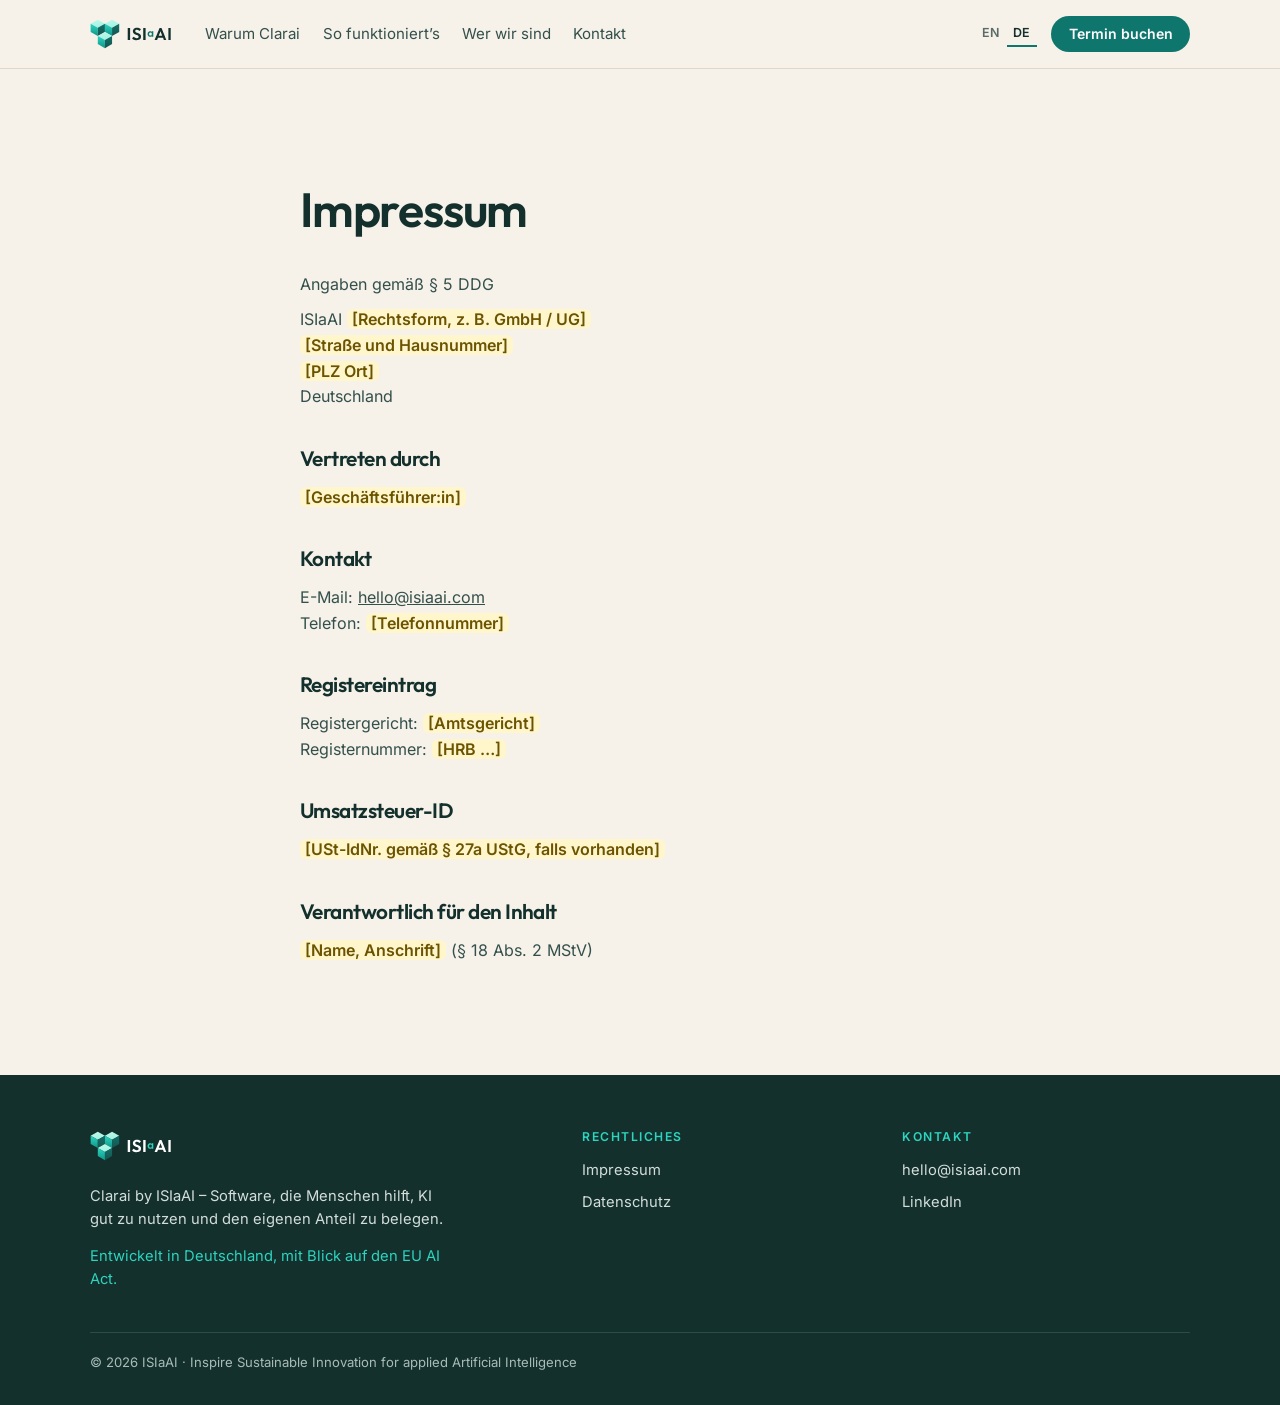
<file: impressum/index.html>
<!doctype html>
<html lang="de">
<head>
<meta charset="utf-8">
<meta name="robots" content="noindex, nofollow">
<meta name="viewport" content="width=device-width,initial-scale=1">
<meta name="robots" content="noindex">
<title>Impressum – ISIaAI</title>
<meta name="description" content="Clarai ist eine Software, die dir hilft, KI gut zu nutzen und zu zeigen, was deine eigene Arbeit ist – entwickelt von einem Team in Deutschland.">
<meta property="og:title" content="Impressum – ISIaAI">
<meta property="og:description" content="Clarai ist eine Software, die dir hilft, KI gut zu nutzen und zu zeigen, was deine eigene Arbeit ist – entwickelt von einem Team in Deutschland.">
<meta property="og:type" content="website">
<meta property="og:url" content="https://isiaai.com/impressum/">
<link rel="canonical" href="https://isiaai.com/impressum/">
<link rel="alternate" hreflang="en" href="https://isiaai.com/">
<link rel="alternate" hreflang="de" href="https://isiaai.com/de/">
<link rel="icon" href="../assets/favicon.svg" type="image/svg+xml">
<link rel="preload" href="../assets/fonts/outfit-latin-600-normal.woff2" as="font" type="font/woff2" crossorigin>
<link rel="stylesheet" href="../assets/styles.css">
<script>if(!matchMedia('(prefers-reduced-motion: reduce)').matches){document.documentElement.classList.add('motion');addEventListener('load',()=>{if(!window.claraiMotion)document.documentElement.classList.remove('motion')})}</script>
</head>
<body>
<a class="skip" href="#main">Zum Inhalt springen</a>
<header class="nav">
  <div class="wrap">
    <a class="logo" href="../de/" aria-label="ISIaAI – home"><img src="../assets/isiaai-logo.svg" alt="ISIaAI" width="82" height="30"></a>
    <nav class="links" id="links" aria-label="Main">
      <a href="../de/#problem">Warum Clarai</a>
      <a href="../de/#how">So funktioniert’s</a>
      <a href="../de/#who">Wer wir sind</a>
      <a href="../de/#contact">Kontakt</a>
    </nav>
    <div class="nav-r">
      <div class="lang" aria-label="Language"><a href="../" hreflang="en" aria-current="false">EN</a><a href="../de/" hreflang="de" aria-current="true">DE</a></div>
      <a class="btn btn-teal" href="https://calendly.com/t-schmalz-isiaai" target="_blank" rel="noopener">Termin buchen</a>
      <button class="menu-btn" type="button" id="menuBtn" aria-expanded="false" aria-controls="links">Menü</button>
    </div>
  </div>
</header><main class="sec" id="main"><div class="wrap legal">
<h1>Impressum</h1>
<p>Angaben gemäß § 5 DDG</p>
<p>ISIaAI <span class="todo">[Rechtsform, z. B. GmbH / UG]</span><br><span class="todo">[Straße und Hausnummer]</span><br><span class="todo">[PLZ Ort]</span><br>Deutschland</p>
<h2>Vertreten durch</h2><p><span class="todo">[Geschäftsführer:in]</span></p>
<h2>Kontakt</h2><p>E-Mail: <a href="mailto:hello@isiaai.com">hello@isiaai.com</a><br>Telefon: <span class="todo">[Telefonnummer]</span></p>
<h2>Registereintrag</h2><p>Registergericht: <span class="todo">[Amtsgericht]</span><br>Registernummer: <span class="todo">[HRB …]</span></p>
<h2>Umsatzsteuer-ID</h2><p><span class="todo">[USt-IdNr. gemäß § 27a UStG, falls vorhanden]</span></p>
<h2>Verantwortlich für den Inhalt</h2><p><span class="todo">[Name, Anschrift]</span> (§ 18 Abs. 2 MStV)</p>
</div></main>
<footer>
  <div class="wrap">
    <div class="f-grid">
      <div class="f-brand">
        <img src="../assets/isiaai-logo-on-dark.svg" alt="ISIaAI" width="82" height="30">
        <p>Clarai by ISIaAI – Software, die Menschen hilft, KI gut zu nutzen und den eigenen Anteil zu belegen.</p>
        <p class="f-aiact">Entwickelt in Deutschland, mit Blick auf den EU AI Act.</p>
      </div>
      <div><h4>Rechtliches</h4><ul>
        <li><a href="../impressum/">Impressum</a></li><li><a href="../datenschutz/">Datenschutz</a></li></ul></div>
      <div><h4>Kontakt</h4><ul>
        <li><a href="mailto:hello@isiaai.com">hello@isiaai.com</a></li>
        <li><a href="https://www.linkedin.com/company/isiai" target="_blank" rel="noopener">LinkedIn</a></li></ul></div>
    </div>
    <div class="f-bottom"><span>© 2026 ISIaAI · Inspire Sustainable Innovation for applied Artificial Intelligence</span></div>
  </div>
</footer>
<script>
const b=document.getElementById('menuBtn');
b.addEventListener('click',()=>{const o=document.body.classList.toggle('menu-open');b.setAttribute('aria-expanded',o);});
document.querySelectorAll('#links a').forEach(a=>a.addEventListener('click',()=>{document.body.classList.remove('menu-open');b.setAttribute('aria-expanded','false');}));
</script>
<script src="../assets/motion.js" defer></script>
</body>
</html>
</file>
<file: assets/styles.css>
@font-face{font-family:"Inter";font-style:normal;font-weight:400;font-display:swap;src:url("fonts/inter-latin-400-normal.woff2") format("woff2")}
@font-face{font-family:"Inter";font-style:normal;font-weight:500;font-display:swap;src:url("fonts/inter-latin-500-normal.woff2") format("woff2")}
@font-face{font-family:"Inter";font-style:normal;font-weight:600;font-display:swap;src:url("fonts/inter-latin-600-normal.woff2") format("woff2")}
@font-face{font-family:"Outfit";font-style:normal;font-weight:500;font-display:swap;src:url("fonts/outfit-latin-500-normal.woff2") format("woff2")}
@font-face{font-family:"Outfit";font-style:normal;font-weight:600;font-display:swap;src:url("fonts/outfit-latin-600-normal.woff2") format("woff2")}

/* ISIaAI Teal & Sand frame, Clarai yellow as product accent. One long page: hero+product → problem → how → who → contact. */
:root{
  --sand:#F6F1E9;--paper:#FFFDF9;--line:#E0D7C8;
  --ink:#13302D;--ink2:#34504C;--muted:#5A6B68;
  --dark:#0F2826;--dline:#2A4D49;--dtext:#D3DDDA;--dmuted:#A9BCB8;
  --teal:#0F766E;--teal-d:#0B5F59;--lagoon:#2DD4BF;--mint:#E3F6F2;
  --yellow:#FFD60A;--ochre:#6B5300;
  --fd:"Outfit",ui-sans-serif,system-ui,sans-serif;
  --fu:"Inter",ui-sans-serif,system-ui,-apple-system,"Segoe UI",sans-serif;
  --fm:ui-monospace,SFMono-Regular,Menlo,monospace;
  --wrap:1180px;--gut:clamp(16px,4vw,40px);
  color-scheme:light;
}
*{box-sizing:border-box}
html{background:var(--sand);scroll-behavior:smooth;scroll-padding-top:84px}
body{margin:0;background:var(--sand);color:var(--ink);font:16px/1.6 var(--fu);-webkit-font-smoothing:antialiased}
img{max-width:100%;height:auto}
a{color:inherit}
:focus-visible{outline:3px solid var(--teal);outline-offset:3px;border-radius:6px}
.tech :focus-visible,footer :focus-visible,.cta :focus-visible{outline-color:var(--yellow)}
.skip{position:absolute;left:-999px;top:8px;z-index:100;background:var(--ink);color:#fff;padding:.6em 1em;border-radius:8px}
.skip:focus{left:16px}
.wrap{max-width:var(--wrap);margin:0 auto;padding-inline:var(--gut)}
h1,h2,h3{font-family:var(--fd);font-weight:600;letter-spacing:-.025em;margin:0;text-wrap:balance}
p{margin:0}
.eyebrow{font:600 .76rem/1.3 var(--fu);letter-spacing:.12em;text-transform:uppercase;color:var(--teal);margin:0 0 1rem}
.lead{font-size:1.14rem;color:var(--ink2);max-width:56ch}
.h2{font-size:clamp(2rem,4.2vw,3.2rem);line-height:1.06;max-width:22ch;margin-bottom:clamp(28px,4vw,48px)}

.btn{display:inline-flex;align-items:center;gap:.55em;border-radius:99px;padding:.85em 1.4em;font:600 .95rem/1 var(--fu);text-decoration:none;border:2px solid transparent;cursor:pointer;transition:transform .15s,background .2s}
.btn:hover{transform:translateY(-1px)}
.btn-teal{background:var(--teal);color:#fff}.btn-teal:hover{background:var(--teal-d)}
.btn-line{border-color:var(--ink);color:var(--ink);background:transparent}.btn-line:hover{background:#fff}
.btn-yellow{background:var(--yellow);color:var(--ink)}.btn-yellow:hover{background:#FFE14D}
.btn-arrow::after{content:"→";font-weight:500}
.ctas{display:flex;gap:.8rem;flex-wrap:wrap}

/* nav */
.nav{position:sticky;top:0;z-index:50;background:color-mix(in srgb,var(--sand) 92%,transparent);backdrop-filter:blur(10px);border-bottom:1px solid var(--line)}
.nav .wrap{display:flex;align-items:center;gap:1.6rem;height:68px}
.logo img{height:30px;width:auto;display:block}
.links{display:flex;gap:1.4rem;margin-left:.5rem}
.links a{text-decoration:none;font-size:.94rem;color:var(--ink2)}
.links a:hover{color:var(--teal)}
.nav-r{margin-left:auto;display:flex;align-items:center;gap:.9rem}
.lang{display:flex;gap:2px;font:600 .78rem/1 var(--fu)}
.lang a{color:var(--muted);text-decoration:none;padding:.45em .5em;border-bottom:2px solid transparent}
.lang a[aria-current="true"]{color:var(--ink);border-bottom-color:var(--teal)}
.menu-btn{display:none;background:none;border:1px solid var(--line);color:var(--ink);border-radius:8px;padding:.45em .7em;font:inherit;font-size:.88rem;cursor:pointer}
.nav .btn{padding:.65em 1.1em;font-size:.88rem}
@media (max-width:960px){
  .links{display:none}.menu-btn{display:block}.nav .btn{display:none}
  body.menu-open .links{display:flex;flex-direction:column;position:absolute;top:68px;left:0;right:0;background:var(--paper);padding:1rem var(--gut) 1.5rem;margin:0;gap:1rem;border-bottom:1px solid var(--line)}
}

/* hero – headline row, then the wide Clarai preview (layout from Šimon's redesign, PR #1) */
.hero{padding-block:clamp(40px,6vw,72px) clamp(56px,7vw,88px)}
.hero-grid{display:grid;gap:clamp(32px,4vw,48px)}
.hero-copy{display:grid;grid-template-columns:minmax(0,1.45fr) minmax(0,1fr);gap:clamp(32px,5vw,64px);align-items:end}
.hero-heading .eyebrow{margin-bottom:1.2rem}
.eyebrow-case{text-transform:none;letter-spacing:.02em;font-size:.86rem}
.hero h1{font-size:clamp(2.6rem,6.2vw,5.4rem);line-height:1.02;letter-spacing:-.035em}
.hero h1 em{font-style:normal;color:var(--teal)}
.hero-intro{display:grid;gap:1.4rem;min-width:0}
.hero-intro .lead{max-width:40ch}
@media (max-width:960px){.hero-copy{grid-template-columns:1fr;gap:1.6rem}}

/* product preview (illustration) */
.mock{margin:0;overflow:hidden;border:1px solid var(--line);border-radius:18px;background:var(--paper);box-shadow:0 24px 60px -30px rgba(19,48,45,.35);min-width:0}
.mock-bar{padding:.7rem clamp(1.2rem,2.6vw,2rem);background:var(--ink);color:var(--paper)}
.mock-bar>span{display:flex;align-items:center;gap:.7rem;font:600 .9rem/1 var(--fu)}
.mock-bar img{width:22px;height:22px}
.mock-body{padding:clamp(1.2rem,2.6vw,1.6rem) clamp(1.2rem,2.6vw,2rem) 1rem}
.mock-head{display:flex;align-items:baseline;justify-content:space-between;gap:1rem;margin-bottom:1.2rem}
.mock-head b{font:600 clamp(1.4rem,2.2vw,1.75rem)/1.2 var(--fd)}
.mock-head small{color:var(--muted);font-size:.8rem}
.mock-workspace{display:grid;grid-template-columns:minmax(0,1fr) 300px;gap:2rem}
.mock-list{list-style:none;margin:0;padding:0}
.mock-list li{display:grid;grid-template-columns:64px minmax(0,1fr) auto;grid-template-areas:"time tool sealed" "time prompt prompt";gap:.25rem 1rem;padding:1rem 0;border-top:1px solid var(--line)}
.mock-list .time{grid-area:time;color:var(--muted);font:400 .78rem/1.6 var(--fm);font-variant-numeric:tabular-nums}
.mock-list .tool{grid-area:tool;font:600 .78rem/1.6 var(--fu)}
.mock-list .prompt{grid-area:prompt;max-width:56ch;font-size:.92rem;line-height:1.5;color:var(--ink2)}
.mock-list .sealed{grid-area:sealed;display:flex;align-items:center;gap:.3rem;font:600 .78rem/1.6 var(--fu);color:var(--teal)}
.mock-list .sealed svg{width:16px;height:16px;flex:none}
.mock-tip{display:flex;flex-direction:column;align-items:flex-start;gap:1rem;padding:1.5rem;border-radius:12px;background:var(--ink);color:var(--paper)}
.mock-tip b{color:var(--lagoon);font:600 .78rem/1.3 var(--fu);letter-spacing:.06em;text-transform:uppercase}
.tip-text{font:500 clamp(1.25rem,2vw,1.5rem)/1.25 var(--fd)}
.mock-foot{margin-top:auto;padding-top:.4rem}
.mock-btn{display:inline-block;padding:.55em 1em;border-radius:99px;background:var(--yellow);color:var(--ink);font:600 .8rem/1.2 var(--fu)}
.mock figcaption{padding:0 clamp(1.2rem,2.6vw,2rem) 1rem;color:var(--muted);font-size:.76rem}
@media (max-width:860px){.mock-workspace{grid-template-columns:1fr;gap:1rem}}
@media (max-width:560px){
  .mock-head{display:grid;gap:.3rem}
  .mock-list li{grid-template-columns:minmax(0,1fr) auto;grid-template-areas:"tool time" "prompt prompt" "sealed sealed";gap:.4rem}
  .mock-list .time{text-align:right}
}

/* sections */
.sec{padding-block:clamp(64px,8vw,112px)}
.paper{background:var(--paper);border-top:1px solid var(--line);border-bottom:1px solid var(--line)}
.sec-head{display:grid;grid-template-columns:1fr 1fr;gap:clamp(20px,5vw,64px);align-items:end;margin-bottom:clamp(32px,5vw,56px)}
.sec-head h2{font-size:clamp(2rem,4.2vw,3.2rem);line-height:1.06}
@media (max-width:860px){.sec-head{grid-template-columns:1fr}}

/* problem */
.problems{display:grid;grid-template-columns:1fr 1fr;gap:16px}
.problem{background:var(--sand);border:1px solid var(--line);border-radius:20px;padding:clamp(1.4rem,3vw,2.2rem);display:flex;flex-direction:column;gap:.7rem}
.pnum{width:2.2rem;height:2.2rem;border-radius:50%;display:grid;place-items:center;background:var(--ink);color:var(--lagoon);font:600 1rem/1 var(--fd)}
.problem h3{font-size:1.5rem}
.problem p{color:var(--ink2);font-size:1.05rem}
@media (max-width:760px){.problems{grid-template-columns:1fr}}

/* how it works */
.tech{background:var(--ink);color:#fff}
.tech .eyebrow{color:var(--lagoon)}
.tech .lead{color:var(--dtext)}
.mvps{display:grid;grid-template-columns:1fr 1fr;gap:16px}
.mvp{border:1px solid var(--dline);border-radius:20px;padding:clamp(1.4rem,3vw,2.2rem);background:var(--dark);display:flex;flex-direction:column;gap:.6rem}
.mvp .tag{align-self:flex-start;font:600 .74rem/1 var(--fu);color:var(--dark);background:var(--lagoon);padding:.5em .8em;border-radius:99px;margin-bottom:.4rem}
.mvp-name{font:600 .82rem/1 var(--fu);letter-spacing:.1em;text-transform:uppercase;color:var(--yellow)}
.mvp h3{font-size:1.7rem}
.mvp p{color:var(--dtext)}
.checks{list-style:none;padding:0;margin:.6rem 0 0;display:grid;gap:.5rem}
.checks li{display:flex;gap:.6rem;align-items:center;color:#fff}
.checks svg{width:20px;height:20px;flex:none;color:var(--lagoon)}
.pilotbox{margin-top:16px;border-radius:20px;background:var(--teal);padding:clamp(1.4rem,3vw,2.2rem);display:flex;justify-content:space-between;align-items:center;gap:1.5rem;flex-wrap:wrap}
.pilotbox h3{font-size:1.45rem;margin-bottom:.3rem}
.pilotbox p{color:#E3F6F2}
@media (max-width:860px){.mvps{grid-template-columns:1fr}}

/* who we are */
.photo{border-radius:24px;border:2px dashed var(--line);background:repeating-linear-gradient(135deg,var(--sand) 0 14px,#EFE8DC 14px 28px);aspect-ratio:21/8;display:grid;place-items:center;text-align:center;color:var(--muted);padding:1.5rem;overflow:hidden}
.photo img{width:100%;height:100%;object-fit:cover}
.photo:has(img){border:0;padding:0}
.photo b{display:block;font:600 1.2rem/1.3 var(--fd);color:var(--ink2);margin-bottom:.3rem}
.who-grid{display:grid;grid-template-columns:1.3fr 1fr;gap:clamp(24px,5vw,64px);margin-top:clamp(28px,4vw,48px);align-items:start}
.who-text{display:grid;gap:1rem;font-size:1.1rem;color:var(--ink2)}
.logoquote{margin:0;background:var(--sand);border:1px solid var(--line);border-radius:20px;padding:1.6rem;display:grid;gap:.8rem}
.logoquote svg{width:64px;height:64px}
.logoquote blockquote{margin:0;font:500 1.25rem/1.35 var(--fd);letter-spacing:-.01em}
.logoquote figcaption{font-size:.92rem;color:var(--muted)}
@media (max-width:860px){.who-grid{grid-template-columns:1fr}.photo{aspect-ratio:4/3}}

/* contact */
.cta{background:var(--ink);color:#fff;border-radius:28px;padding:clamp(2rem,5vw,4rem);display:grid;grid-template-columns:1.3fr 1fr;gap:2rem;align-items:end}
.cta .eyebrow{color:var(--lagoon)}
.cta h2{font-size:clamp(2rem,4vw,3.2rem);line-height:1.05}
.cta p{color:var(--dtext);margin-top:1rem;max-width:46ch}
.cta .mailline a{color:#fff;font-weight:600}
.cta .ctas{justify-content:flex-end}
.cta .btn-line{border-color:#fff;color:#fff}.cta .btn-line:hover{background:rgba(255,255,255,.1)}
@media (max-width:760px){.cta{grid-template-columns:1fr}.cta .ctas{justify-content:flex-start}}

/* footer */
footer{background:var(--ink);color:var(--dtext);padding-block:3.5rem 2rem;font-size:.92rem}
.f-grid{display:grid;grid-template-columns:1.6fr 1fr 1fr;gap:2rem;align-items:start}
.f-brand img{height:30px;width:auto;margin-bottom:1rem}
.f-brand p{max-width:40ch}
.f-aiact{margin-top:.8rem;color:var(--lagoon)}
footer h4{font:600 .76rem/1 var(--fu);letter-spacing:.12em;text-transform:uppercase;color:var(--lagoon);margin:0 0 1rem}
footer ul{list-style:none;margin:0;padding:0;display:grid;gap:.5rem}
footer a{text-decoration:none}footer a:hover{color:#fff;text-decoration:underline}
.f-bottom{border-top:1px solid var(--dline);margin-top:2.5rem;padding-top:1.2rem;font-size:.82rem;color:var(--dmuted)}
@media (max-width:760px){.f-grid{grid-template-columns:1fr 1fr}}

/* legal pages */
.legal{max-width:760px}.legal h1{font-size:clamp(2rem,4vw,3rem);margin-bottom:1.5rem}.legal h2{font-size:1.3rem;margin:2rem 0 .6rem}.legal p{color:var(--ink2);margin-bottom:.6rem}
.todo{background:#FFF6CC;color:var(--ochre);border-radius:6px;padding:0 .3em;font-weight:600}
#main{scroll-margin-top:84px}
@media (prefers-reduced-motion:reduce){*{scroll-behavior:auto!important;transition:none!important}}

/* motion – only with html.motion (set in <head>, skipped for prefers-reduced-motion); see assets/motion.js */
.prompt,.tip-text{position:relative;display:block}
.problem,.mvp{transition:transform .25s,box-shadow .25s,border-color .25s}
.problem:hover{transform:translateY(-3px);box-shadow:0 18px 40px -24px rgba(19,48,45,.35)}
.mvp:hover{transform:translateY(-3px);border-color:var(--teal)}
.btn-arrow::after{display:inline-block;transition:translate .2s}
.btn-arrow:hover::after{translate:3px 0}
.mvp{position:relative}
.mvp-ico{position:absolute;top:clamp(1.2rem,2.6vw,1.9rem);right:clamp(1.2rem,2.6vw,1.9rem)}
.mvp-ico svg{width:52px;height:52px;display:block}

@keyframes rise{from{opacity:0;translate:0 22px}to{opacity:1;translate:0 0}}



.motion .reveal{opacity:0;translate:0 22px;transition:opacity .8s cubic-bezier(.2,.7,.2,1) var(--d,0s),translate .8s cubic-bezier(.2,.7,.2,1) var(--d,0s),transform .25s,box-shadow .25s,border-color .25s}
.motion .reveal.in{opacity:1;translate:0 0}


/* logo quote: the three cubes slide together – where they meet, the fourth appears */
.motion .logoquote .cube{transition:translate 1s cubic-bezier(.2,.8,.2,1) .35s,opacity .6s .35s;opacity:0}
.motion .logoquote .c1{translate:-60px -40px}
.motion .logoquote .c2{translate:60px -40px}
.motion .logoquote .c3{translate:0 70px}
.motion .logoquote.in .cube{translate:0 0;opacity:1}

/* hero entrance: copy rises, preview rises, entries appear one by one and get sealed (plays once) */
@keyframes pop{0%{opacity:0;scale:.6}60%{opacity:1;scale:1.12}100%{opacity:1;scale:1}}
.motion .hero-copy{animation:rise .7s cubic-bezier(.22,1,.36,1) both}
.motion .mock{animation:rise .8s .15s cubic-bezier(.22,1,.36,1) both}
.motion .mock-list li{animation:rise .6s cubic-bezier(.22,1,.36,1) both;animation-delay:calc(.55s + var(--i) * .35s)}
.motion .mock-list .sealed{animation:pop .5s cubic-bezier(.3,1.6,.5,1) both;animation-delay:calc(.95s + var(--i) * .35s)}
.motion .mock-tip{animation:rise .7s cubic-bezier(.22,1,.36,1) both;animation-delay:1.9s}

/* jellyfish on the technology cards */
.mvp{position:relative}
.mvp-ico{position:absolute;top:clamp(1rem,2.4vw,1.6rem);right:clamp(1rem,2.4vw,1.6rem)}
.mvp-ico .jelly{width:84px;height:84px;display:block}
.mvp .tag,.mvp-name,.mvp h3{max-width:calc(100% - 96px)}
.motion .mvp .jelly{opacity:0;translate:0 14px;transition:opacity .8s .2s,translate 1s .2s cubic-bezier(.22,1,.36,1)}
.motion .mvp.in .jelly{opacity:1;translate:0 0}
.mvp-lead{color:#fff!important;font-size:1.05rem}
.steps-flow{list-style:none;margin:.4rem 0;padding:0;display:flex;flex-wrap:wrap;gap:.5rem;counter-reset:fl}
.steps-flow li{counter-increment:fl;display:flex;align-items:center;gap:.45rem;font:500 .86rem/1.2 var(--fu);color:var(--dark);background:var(--lagoon);border-radius:99px;padding:.45em .8em .45em .45em}
.steps-flow li::before{content:counter(fl);display:grid;place-items:center;width:1.4em;height:1.4em;border-radius:50%;background:var(--dark);color:var(--lagoon);font-size:.78rem}
.steps-flow li:not(:last-child)::after{content:"→";margin-left:.2rem;color:var(--dark)}
@media (max-width:560px){.mvp-ico .jelly{width:64px;height:64px}.mvp .tag,.mvp-name,.mvp h3{max-width:calc(100% - 72px)}}

/* contact: seal + large booking button */
.cta-side{display:flex;flex-direction:column;align-items:flex-end;gap:.9rem}
.cta-side .seal{width:132px;height:132px;margin-bottom:.4rem}
.btn-xl{font-size:1.1rem;padding:1.1em 1.8em}
@media (max-width:760px){.cta-side{align-items:flex-start}.cta-side .seal{width:108px;height:108px}}
@media (prefers-reduced-motion:reduce){.motion *{animation:none!important}}
.mvp h3,.pilotbox h3{line-height:1.15}
</file>
